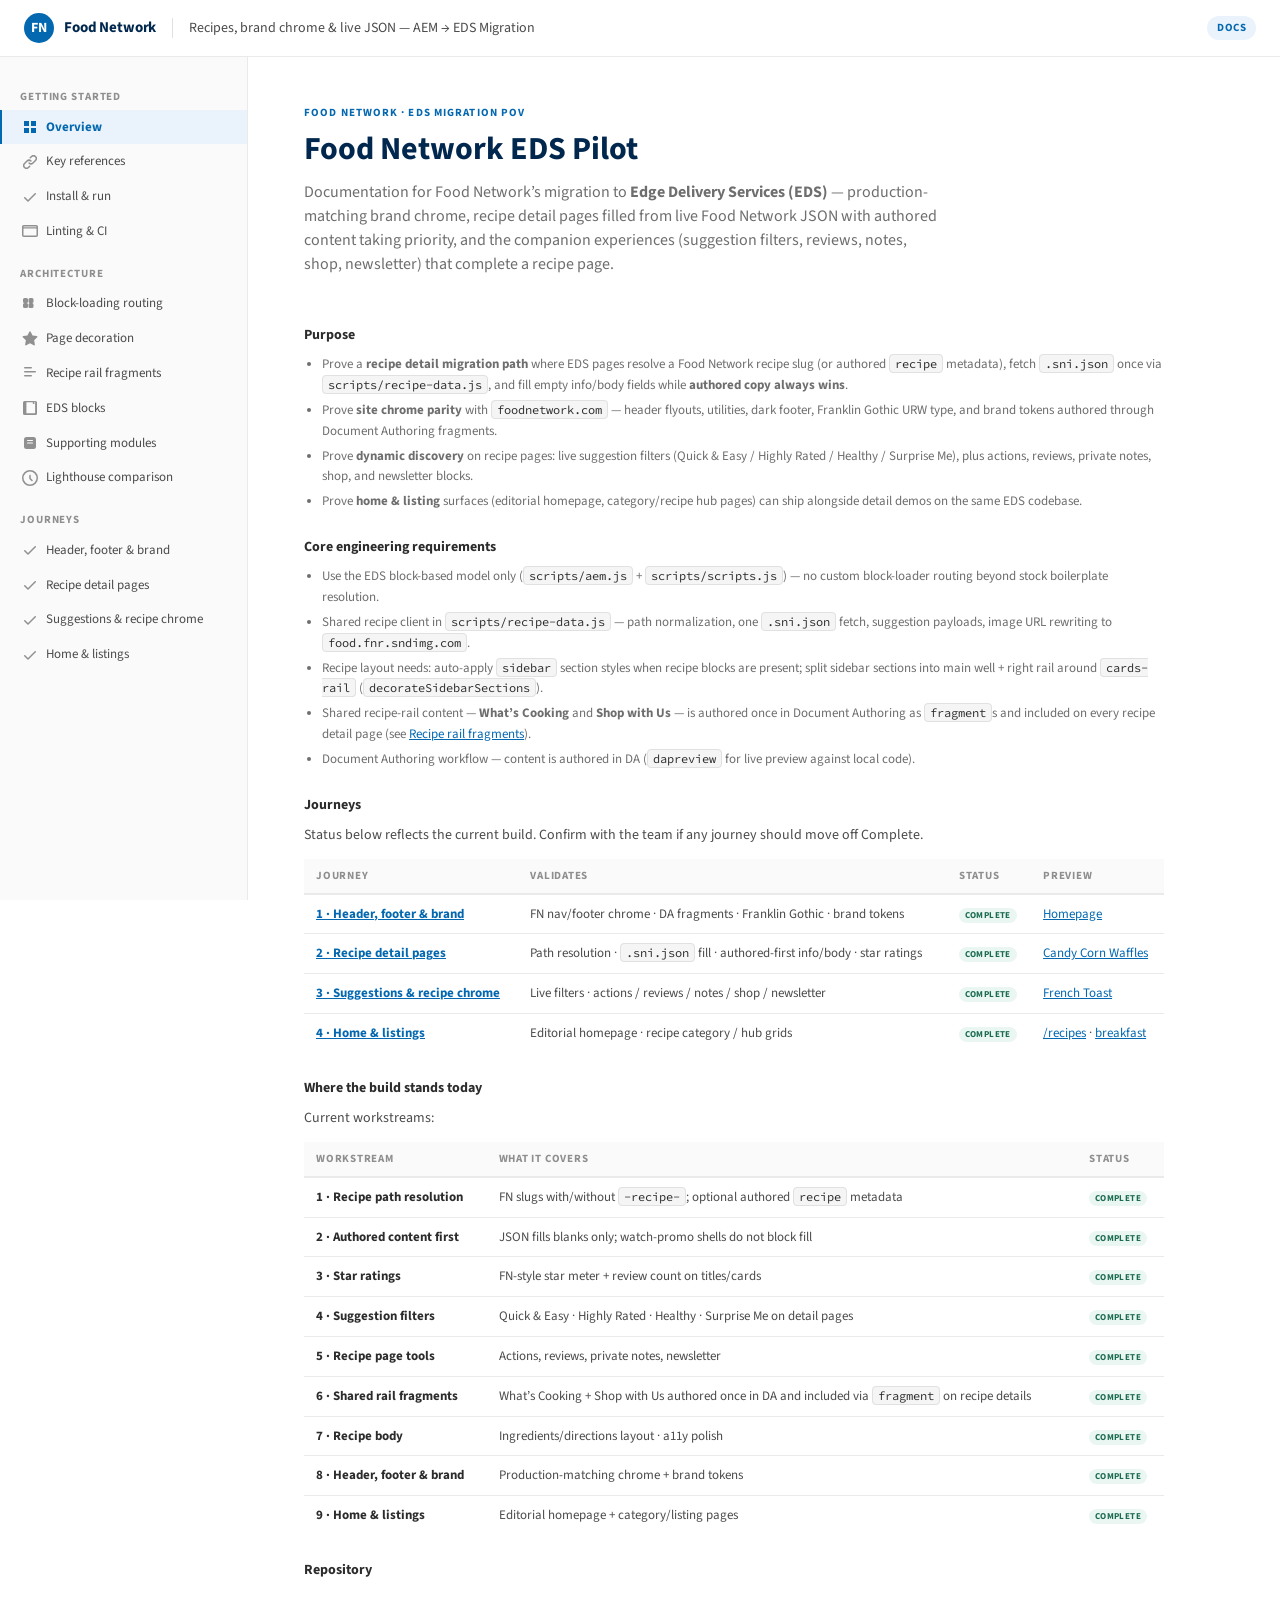
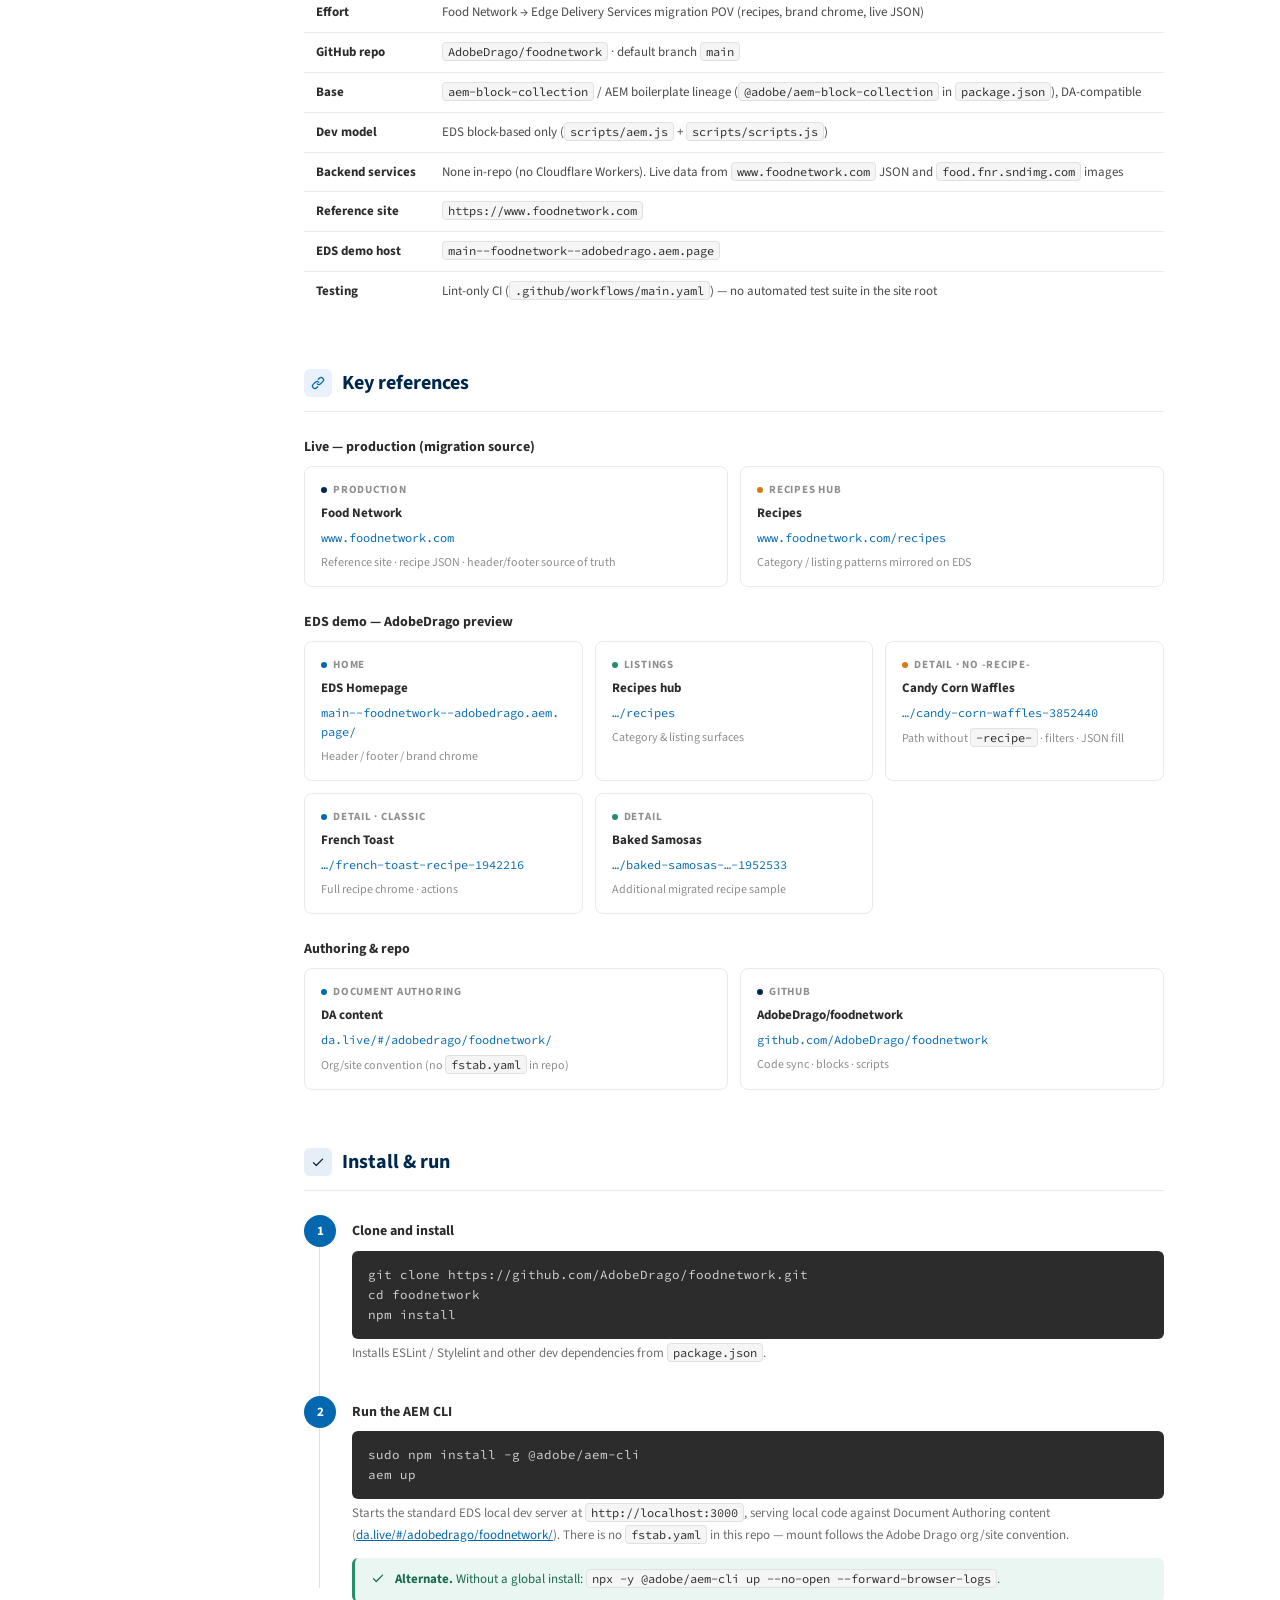
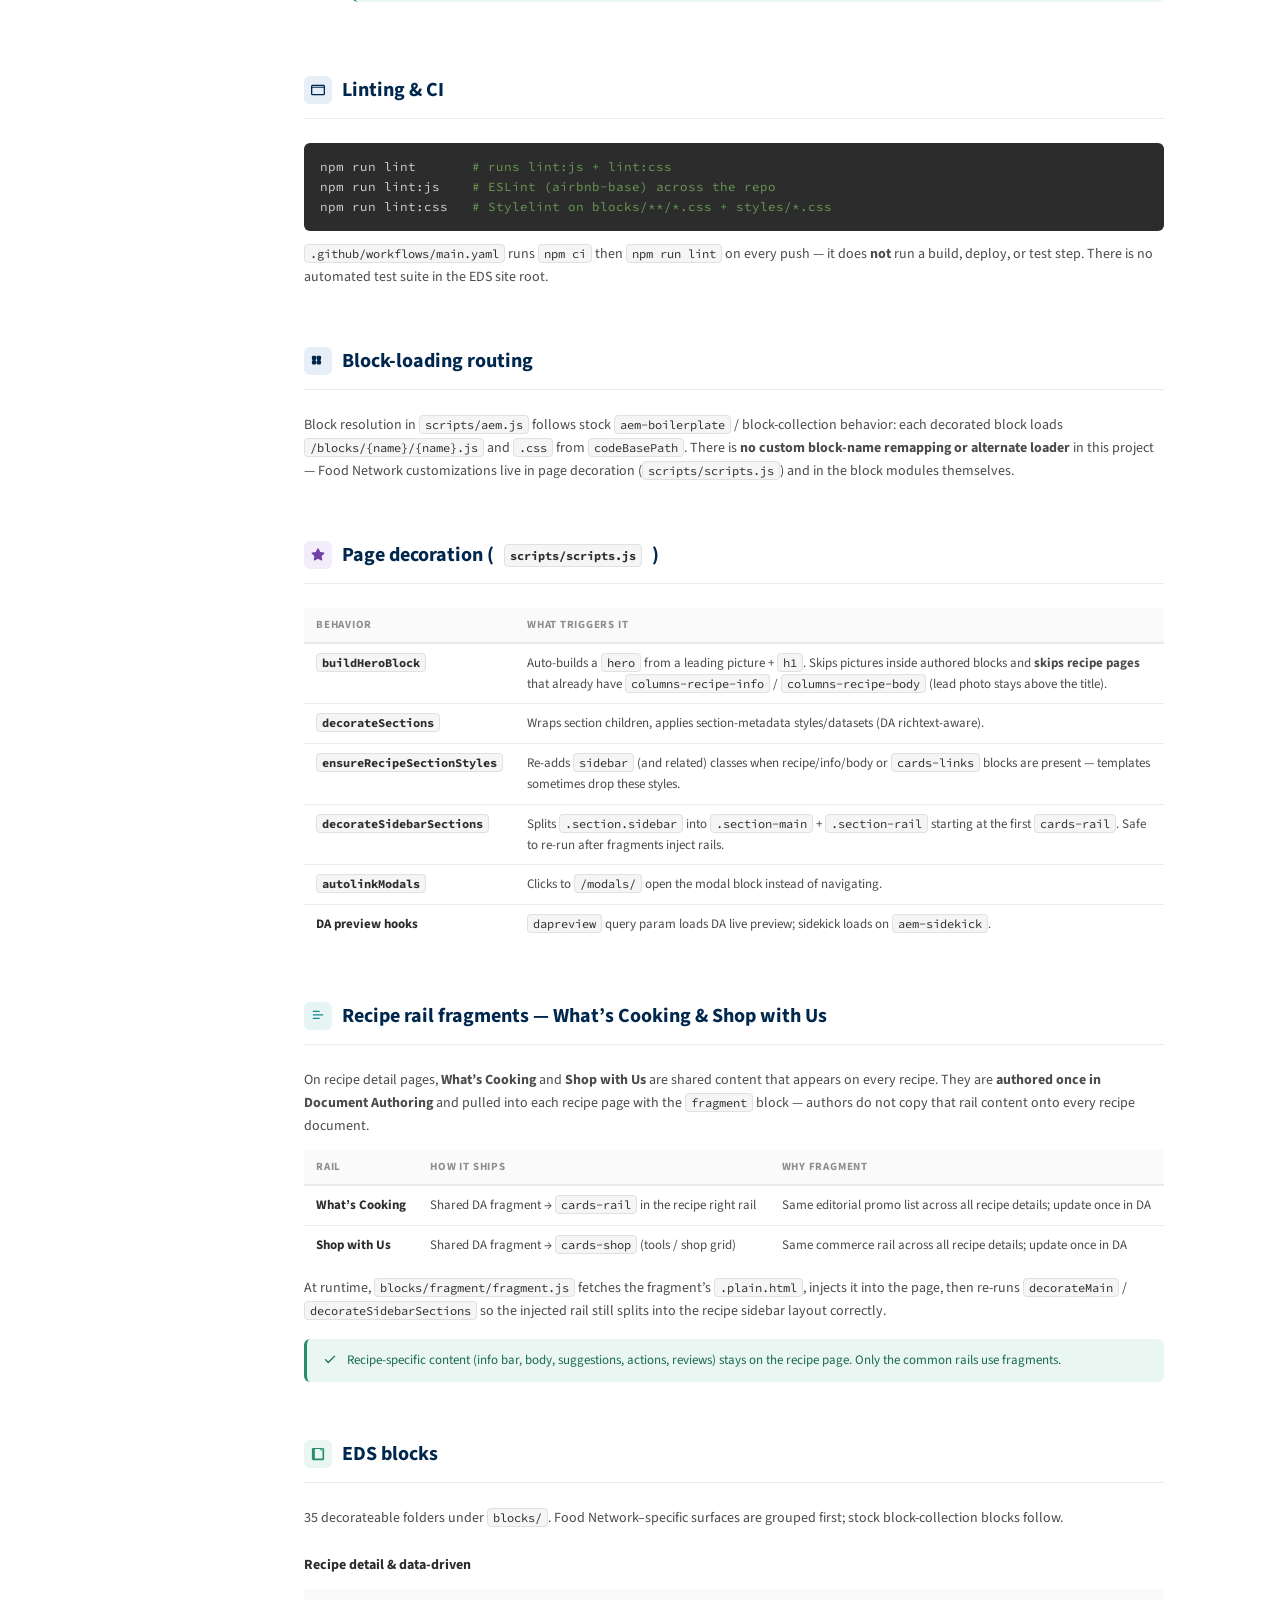
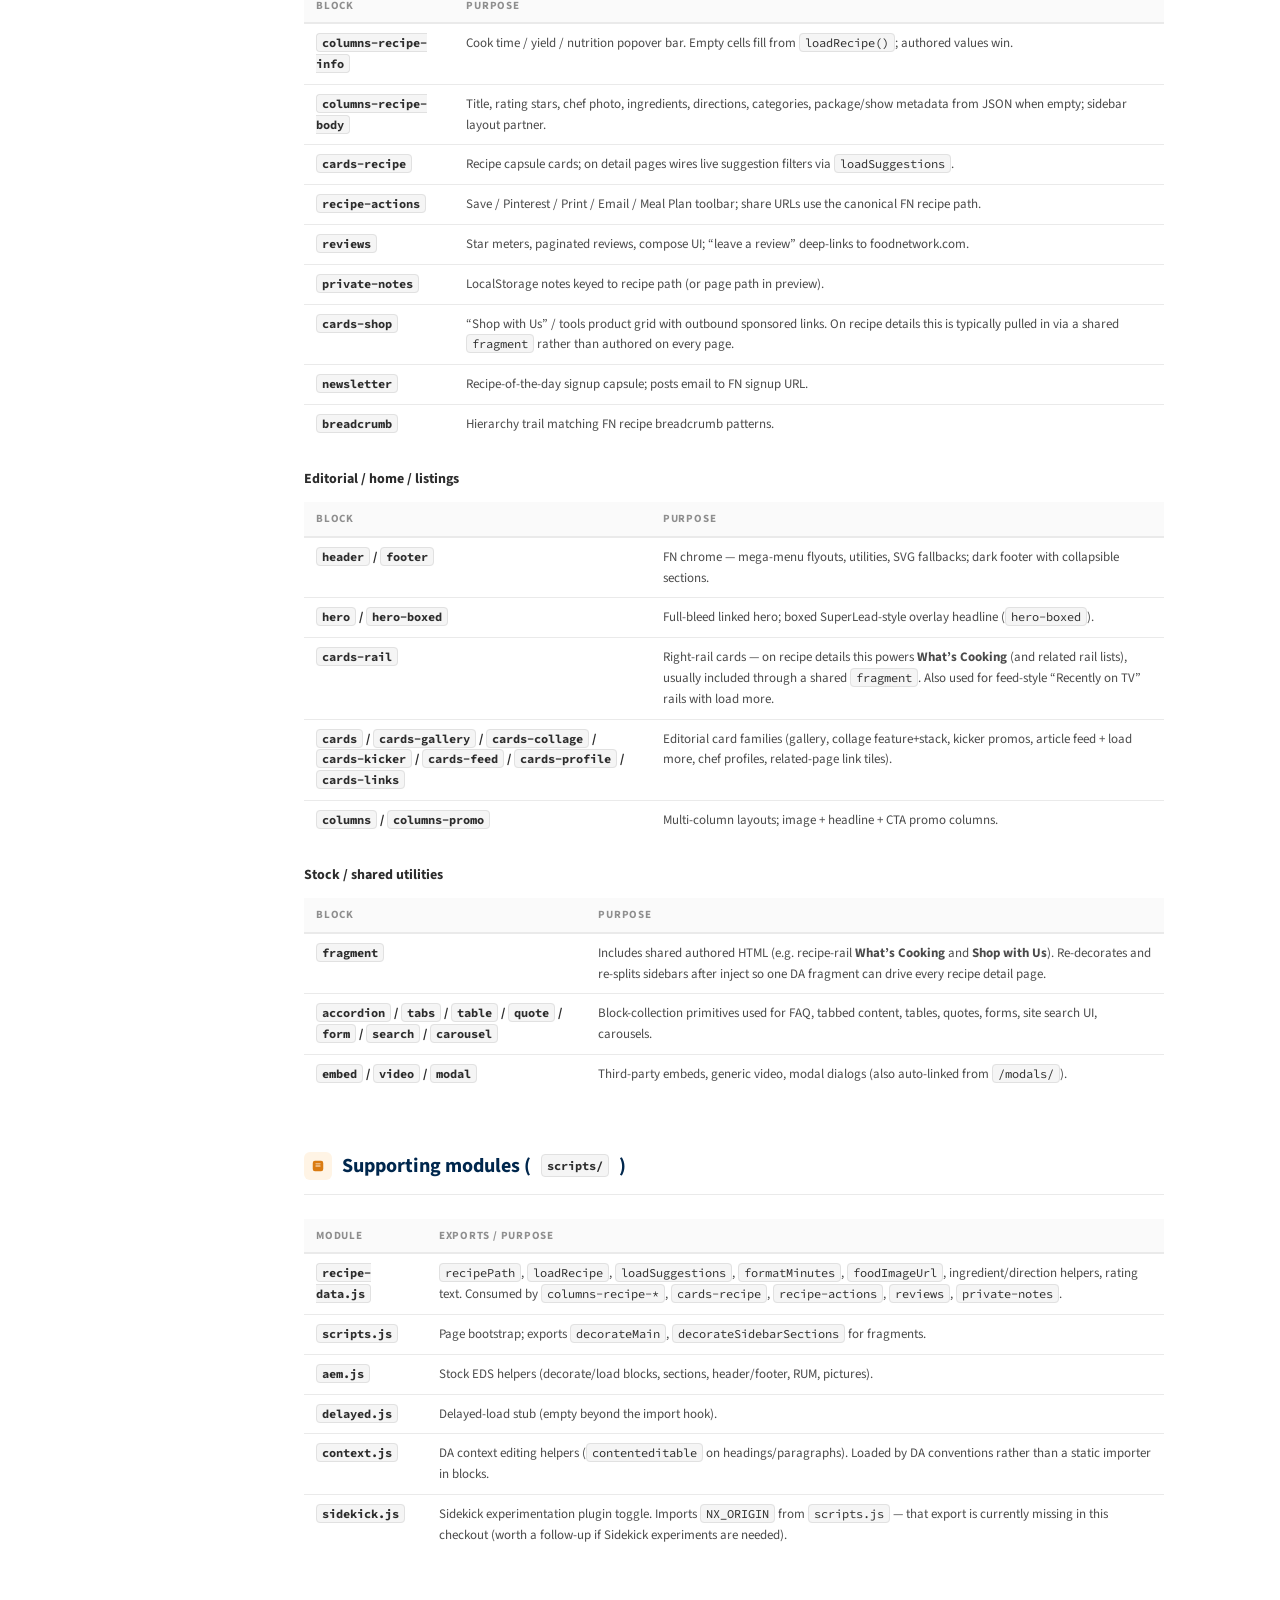
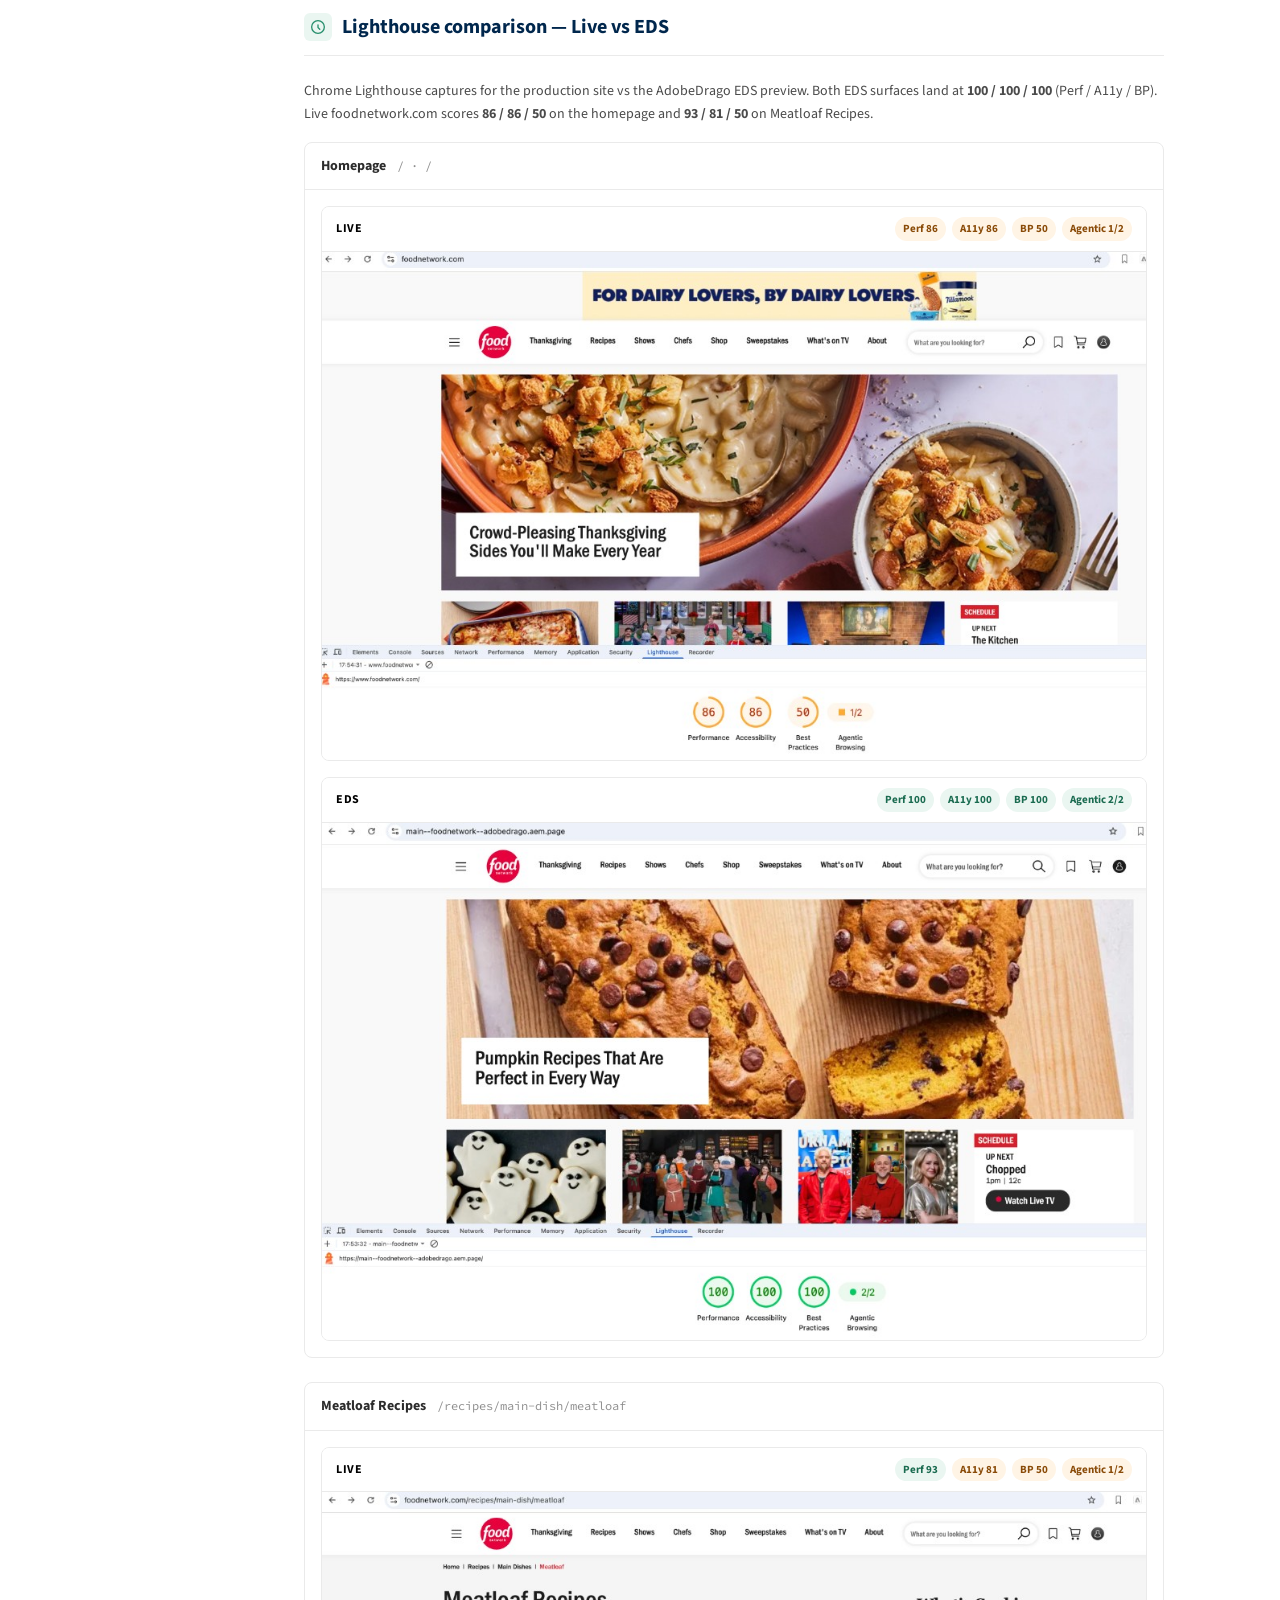
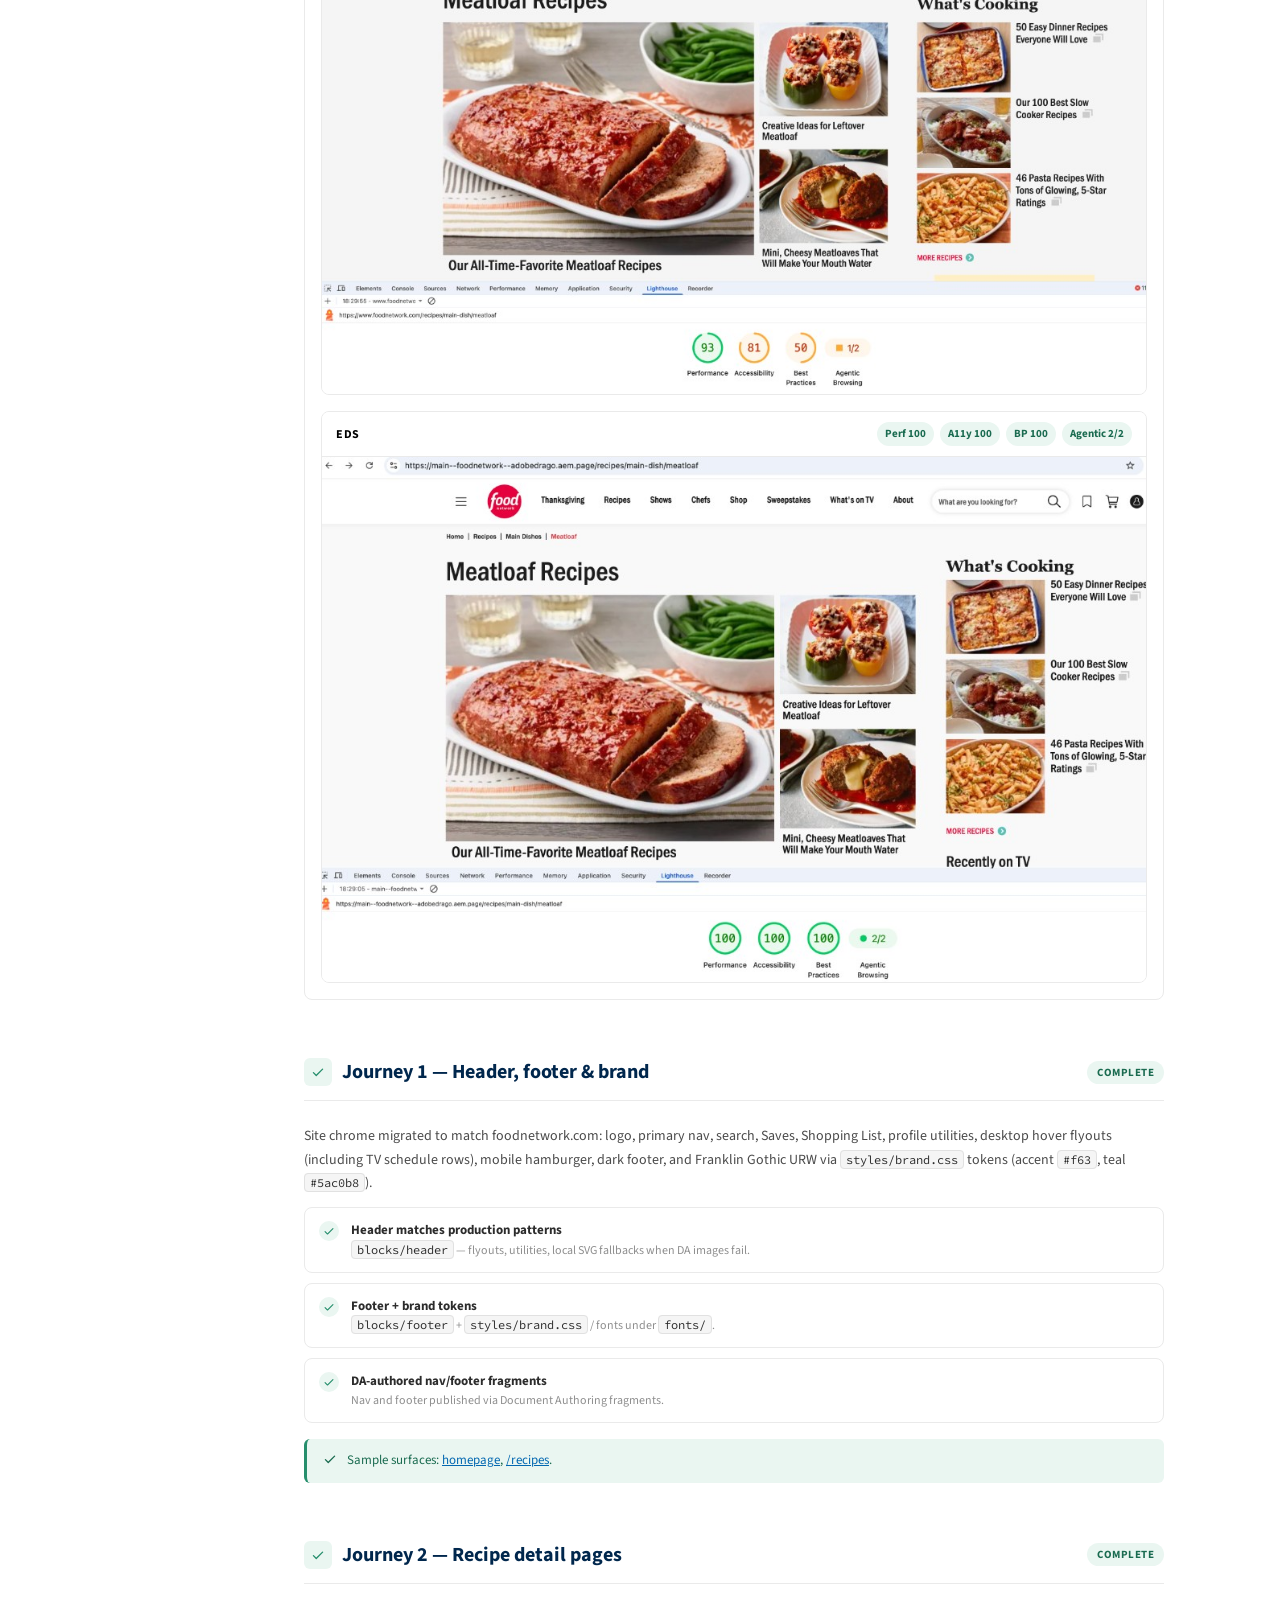
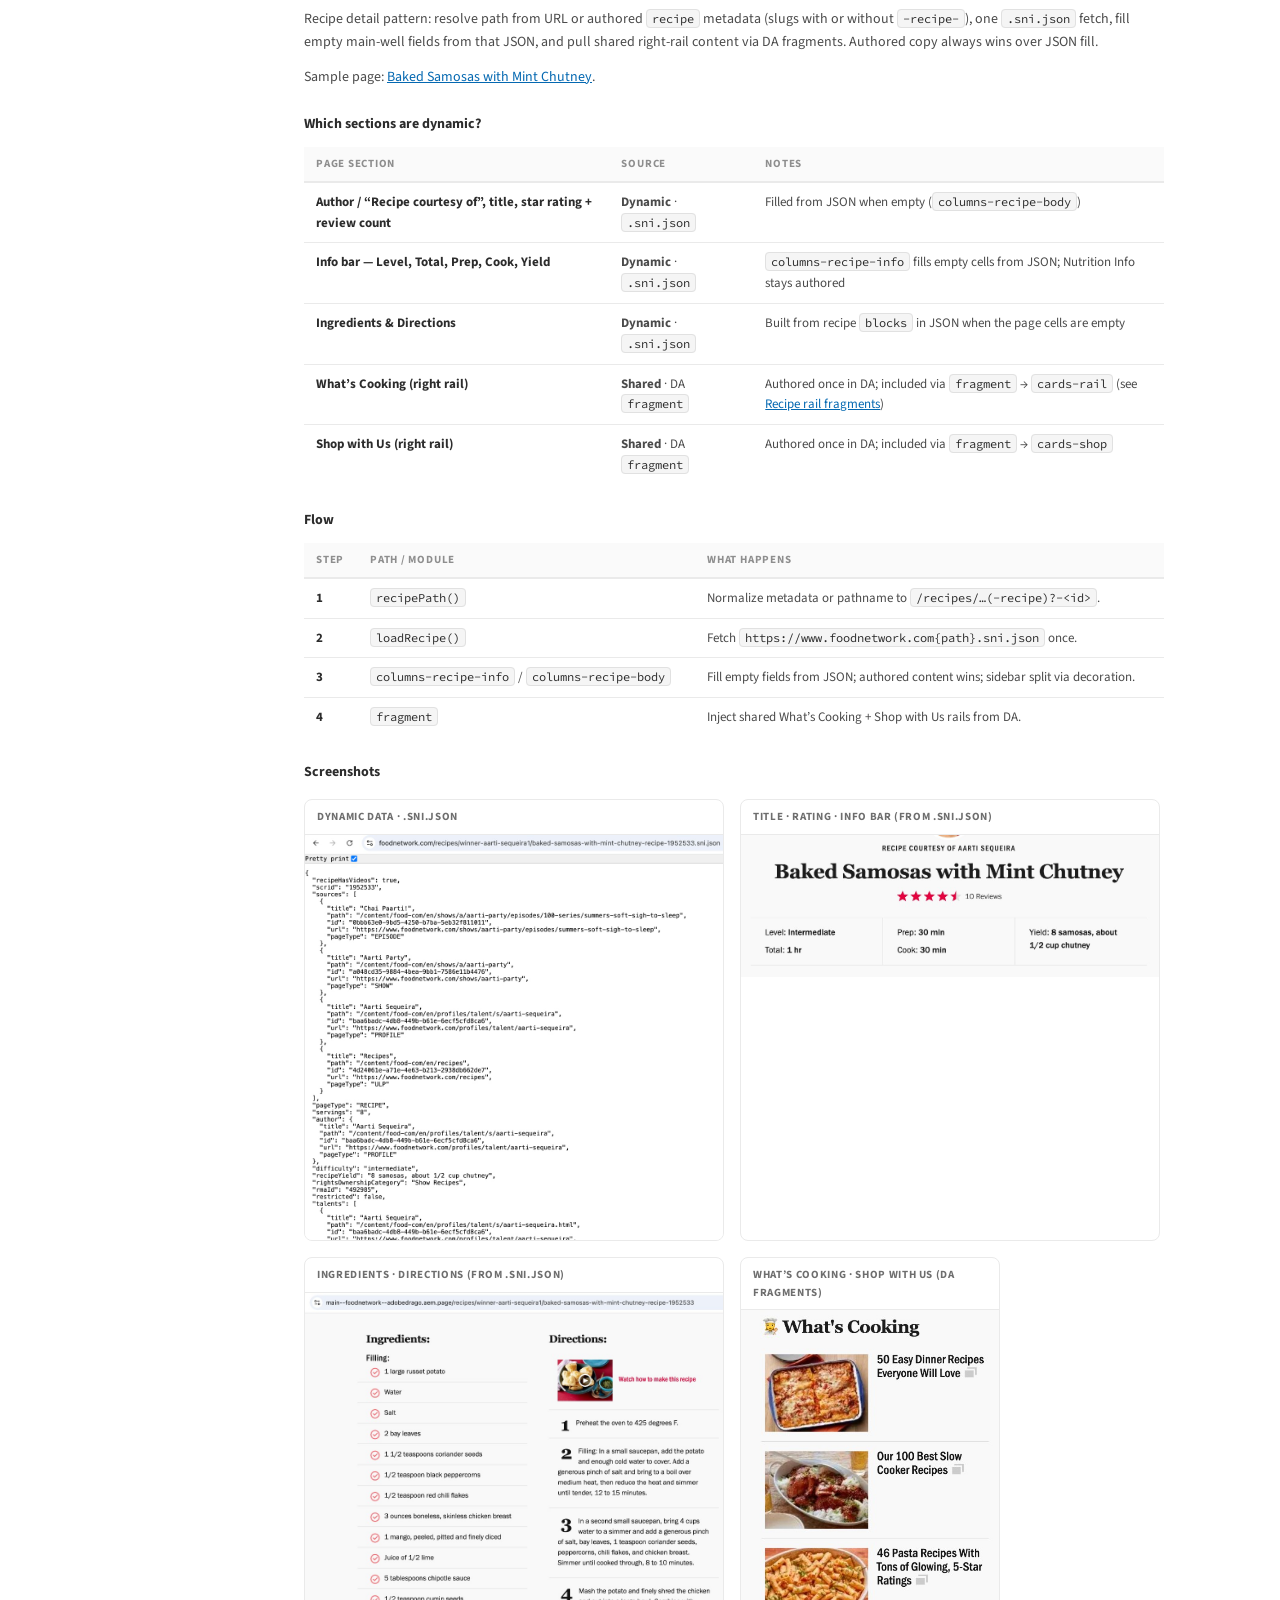
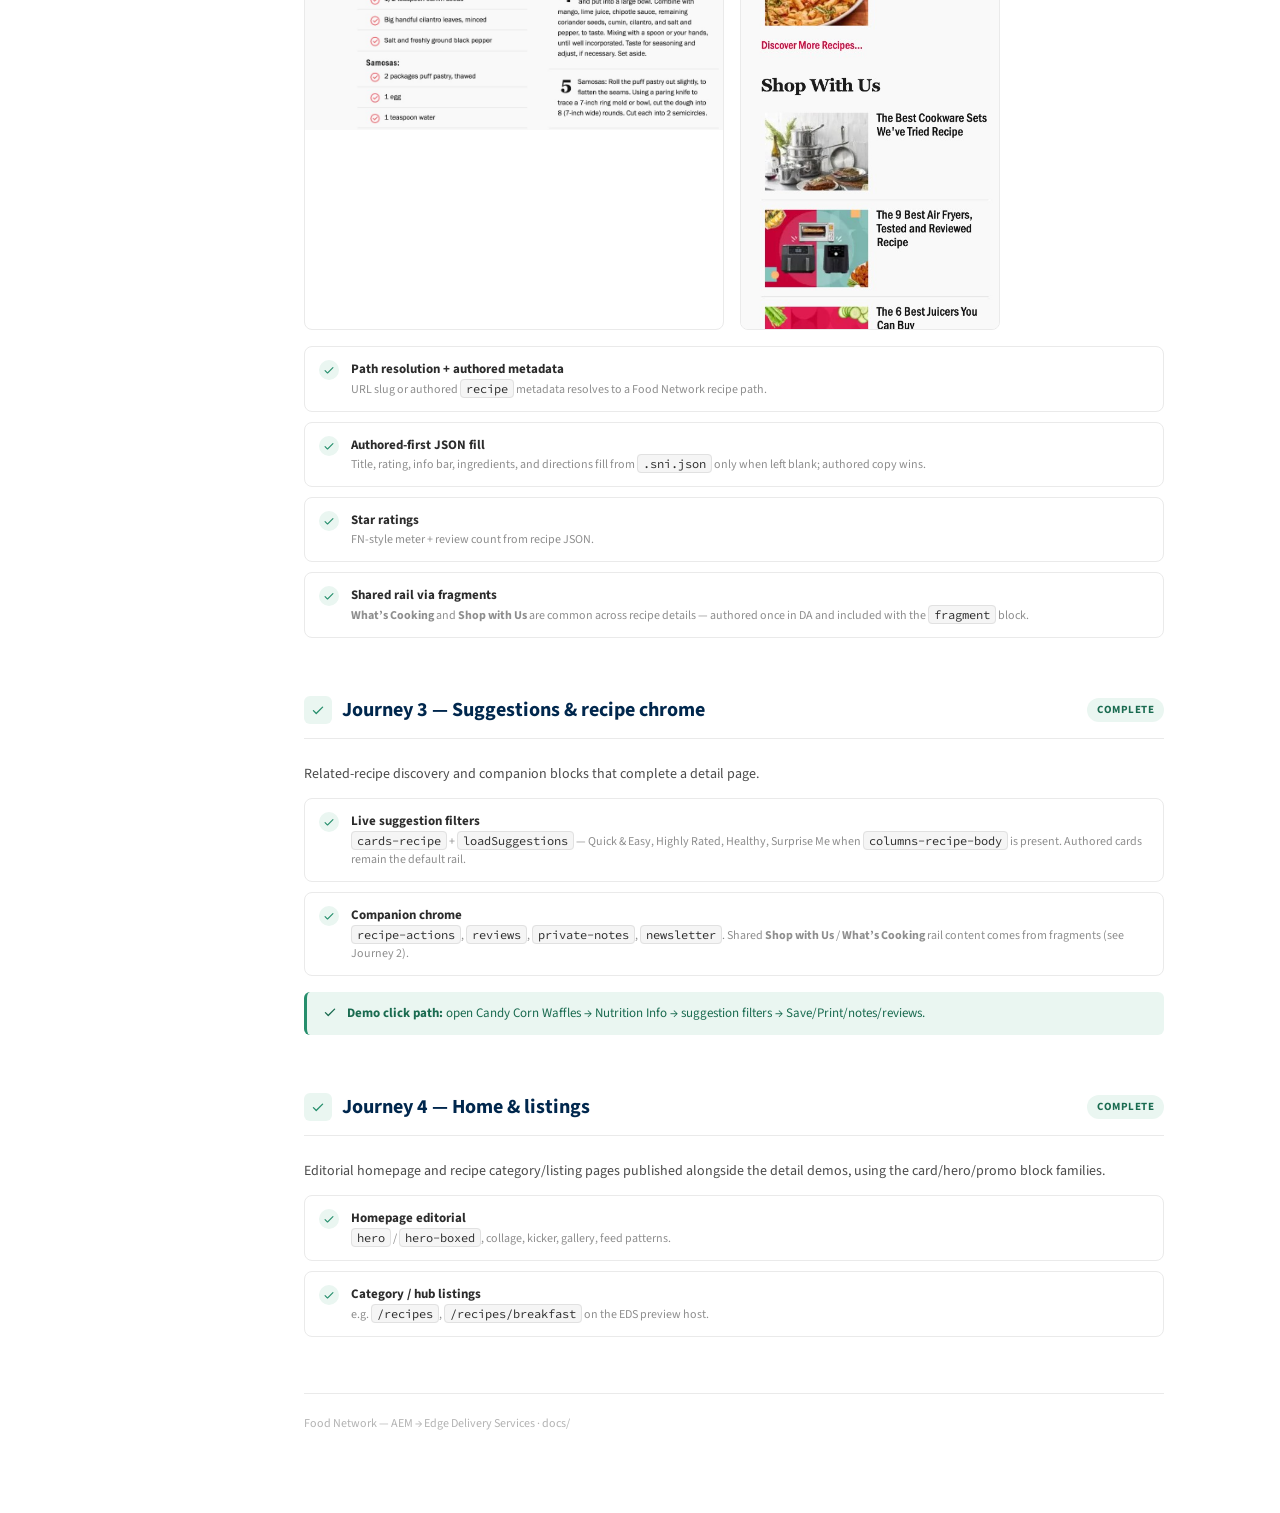
<file: docs/index.html>
<!DOCTYPE html>
<html lang="en">
<head>
<meta charset="UTF-8">
<meta name="viewport" content="width=device-width, initial-scale=1.0">
<title>Food Network — EDS Migration Docs</title>
<link rel="preconnect" href="https://fonts.googleapis.com">
<link rel="preconnect" href="https://fonts.gstatic.com" crossorigin>
<link href="https://fonts.googleapis.com/css2?family=Source+Sans+3:wght@300;400;600;700&family=Source+Code+Pro:wght@400;600&display=swap" rel="stylesheet">
<style>
  :root {
    /* Brand — swap these four for the project's own brand if it has one;
       otherwise leave the Adobe Drago default navy/blue below. */
    --brand-navy: #00274d;
    --brand-blue: #0468b1;
    --brand-blue-hover: #035185;
    --brand-text: #0d1c3d;
    --brand-grey-text: #677083;
    --brand-pale-blue: #eaf3fb;
    --accent: var(--brand-blue);

    --gray-50: #ffffff;
    --gray-75: #fafafa;
    --gray-100: #f5f5f5;
    --gray-200: #eaeaea;
    --gray-300: #e1e1e1;
    --gray-400: #cacaca;
    --gray-500: #b3b3b3;
    --gray-600: #8e8e8e;
    --gray-700: #6e6e6e;
    --gray-800: #4b4b4b;
    --gray-900: #2c2c2c;

    --font: 'Source Sans 3', ui-sans-serif, system-ui, -apple-system, sans-serif;
    --mono: 'Source Code Pro', 'Fira Mono', 'Courier New', monospace;
    --sidebar-width: 248px;
    --content-max: 860px;
    --header-h: 56px;
  }

  *, *::before, *::after { box-sizing: border-box; margin: 0; padding: 0; }

  html { scroll-behavior: smooth; }

  body {
    font-family: var(--font);
    font-size: 14px;
    line-height: 1.6;
    color: var(--gray-900);
    background: var(--gray-50);
    display: flex;
    flex-direction: column;
    min-height: 100vh;
  }

  /* ── TOP NAV ── */
  .topnav {
    position: fixed;
    top: 0; left: 0; right: 0;
    height: var(--header-h);
    background: #fff;
    display: flex;
    align-items: center;
    padding: 0 24px;
    gap: 16px;
    z-index: 100;
    box-shadow: 0 1px 0 var(--gray-200);
  }
  .topnav-logo {
    display: flex;
    align-items: center;
    gap: 10px;
    text-decoration: none;
    font-weight: 700;
    color: var(--brand-navy);
    font-size: 15px;
    letter-spacing: -0.01em;
  }
  .topnav-logo .mark {
    width: 30px; height: 30px;
    border-radius: 50%;
    background: var(--brand-blue);
    color: #fff;
    display: inline-flex;
    align-items: center;
    justify-content: center;
    font-weight: 700;
    font-size: 14px;
    flex-shrink: 0;
  }
  .topnav-divider { width: 1px; height: 20px; background: var(--gray-300); }
  .topnav-title {
    color: var(--gray-800);
    font-size: 14px;
    font-weight: 400;
    white-space: nowrap;
  }
  .topnav-badge {
    margin-left: auto;
    background: var(--brand-pale-blue);
    color: var(--brand-blue);
    font-size: 11px;
    padding: 3px 10px;
    border-radius: 12px;
    letter-spacing: 0.04em;
    font-weight: 700;
    text-transform: uppercase;
  }

  /* ── LAYOUT ── */
  .layout { display: flex; margin-top: var(--header-h); min-height: calc(100vh - var(--header-h)); }

  /* ── SIDEBAR ── */
  .sidebar {
    width: var(--sidebar-width);
    flex-shrink: 0;
    position: sticky;
    top: var(--header-h);
    height: calc(100vh - var(--header-h));
    overflow-y: auto;
    border-right: 1px solid var(--gray-200);
    background: var(--gray-75);
    padding: 24px 0 40px;
  }
  .sidebar-section { margin-bottom: 8px; }
  .sidebar-label {
    font-size: 11px;
    font-weight: 700;
    text-transform: uppercase;
    letter-spacing: 0.08em;
    color: var(--gray-600);
    padding: 8px 20px 4px;
    display: flex;
    align-items: center;
    gap: 6px;
  }
  .sidebar-link {
    display: flex;
    align-items: center;
    gap: 8px;
    padding: 7px 20px;
    font-size: 13px;
    color: var(--gray-800);
    text-decoration: none;
    border-left: 2px solid transparent;
    transition: background 0.1s, color 0.1s, border-color 0.1s;
  }
  .sidebar-link:hover { background: var(--gray-200); color: var(--gray-900); }
  .sidebar-link.active {
    background: var(--brand-pale-blue);
    color: var(--brand-blue);
    border-left-color: var(--brand-blue);
    font-weight: 700;
  }
  .sidebar-link .icon { width: 16px; height: 16px; opacity: 0.6; flex-shrink: 0; }
  .sidebar-link.active .icon { opacity: 1; }

  /* ── MAIN ── */
  .main { flex: 1; min-width: 0; padding: 48px 56px 80px; }
  .main-inner { max-width: var(--content-max); }

  /* ── PAGE HERO ── */
  .page-hero {
    scroll-margin-top: var(--header-h);
    margin-bottom: 48px;
  }
  .page-hero-eyebrow {
    font-size: 11px;
    font-weight: 700;
    text-transform: uppercase;
    letter-spacing: 0.1em;
    color: var(--brand-blue);
    margin-bottom: 8px;
  }
  .page-hero h1 {
    font-size: 32px;
    font-weight: 700;
    color: var(--brand-navy);
    line-height: 1.2;
    margin-bottom: 12px;
  }
  .page-hero-sub { font-size: 16px; color: var(--gray-700); max-width: 640px; line-height: 1.5; }

  /* ── SECTIONS ── */
  .doc-section { margin-bottom: 56px; scroll-margin-top: calc(var(--header-h) + 24px); }
  .doc-section h2 {
    font-size: 20px;
    font-weight: 700;
    color: var(--brand-navy);
    margin-bottom: 4px;
    display: flex;
    align-items: center;
    gap: 10px;
    width: 100%;
  }
  .section-rule { height: 1px; background: var(--gray-200); margin: 12px 0 24px; }
  .doc-section h3 { font-size: 14px; font-weight: 700; color: var(--gray-900); margin: 24px 0 8px; }
  .doc-section p { font-size: 14px; color: var(--gray-800); margin-bottom: 12px; line-height: 1.65; }

  /* ── SECTION ICON BADGE ── */
  .section-icon {
    width: 28px; height: 28px;
    border-radius: 6px;
    display: inline-flex;
    align-items: center;
    justify-content: center;
    flex-shrink: 0;
  }
  .icon-blue   { background: #e9f1fc; color: var(--brand-blue); }
  .icon-navy   { background: #e6eef7; color: var(--brand-navy); }
  .icon-green  { background: #eaf6f1; color: #268e6c; }
  .icon-purple { background: #f3edfb; color: #7240ab; }
  .icon-seafoam{ background: #e6f4f4; color: #16878c; }
  .icon-orange { background: #fff4e5; color: #da7b11; }

  /* ── URL CARDS ── */
  .url-grid {
    display: grid;
    grid-template-columns: repeat(auto-fit, minmax(260px, 1fr));
    gap: 12px;
    margin-bottom: 16px;
  }
  .url-card {
    background: var(--gray-50);
    border: 1px solid var(--gray-200);
    border-radius: 8px;
    padding: 14px 16px;
    text-decoration: none;
    color: inherit;
    display: flex;
    flex-direction: column;
    gap: 4px;
    transition: border-color 0.15s, box-shadow 0.15s;
  }
  .url-card:hover { border-color: var(--brand-blue); box-shadow: 0 0 0 1px var(--brand-blue); }
  .url-card-label {
    font-size: 11px;
    font-weight: 700;
    text-transform: uppercase;
    letter-spacing: 0.07em;
    color: var(--gray-600);
    display: flex;
    align-items: center;
    gap: 6px;
  }
  .url-card-label .dot { width: 6px; height: 6px; border-radius: 50%; flex-shrink: 0; }
  .dot-blue   { background: var(--brand-blue); }
  .dot-navy   { background: var(--brand-navy); }
  .dot-green  { background: #268e6c; }
  .dot-orange { background: #da7b11; }
  .url-card-title { font-size: 13px; font-weight: 700; color: var(--gray-900); }
  .url-card-url { font-size: 12px; font-family: var(--mono); color: var(--brand-blue); word-break: break-all; }
  .url-card-desc { font-size: 12px; color: var(--gray-600); margin-top: 2px; }

  /* ── STEPS ── */
  .steps { counter-reset: step; list-style: none; display: flex; flex-direction: column; gap: 0; position: relative; }
  .steps::before {
    content: '';
    position: absolute;
    left: 15px; top: 30px; bottom: 30px;
    width: 1px;
    background: var(--gray-300);
  }
  .step { display: flex; gap: 16px; padding-bottom: 24px; position: relative; }
  .step:last-child { padding-bottom: 0; }
  .step-num {
    counter-increment: step;
    width: 32px; height: 32px;
    border-radius: 50%;
    background: var(--brand-blue);
    color: #fff;
    font-size: 13px;
    font-weight: 700;
    display: flex;
    align-items: center;
    justify-content: center;
    flex-shrink: 0;
    position: relative;
    z-index: 1;
  }
  .step-num::after { content: counter(step); }
  .step-body { padding-top: 5px; flex: 1; }
  .step-title { font-size: 14px; font-weight: 700; color: var(--gray-900); margin-bottom: 6px; }
  .step-body p { font-size: 13px; color: var(--gray-700); margin-bottom: 8px; }

  /* ── CODE BLOCKS ── */
  .code-block {
    background: var(--gray-900);
    color: #d4d4d4;
    border-radius: 6px;
    padding: 14px 16px;
    font-family: var(--mono);
    font-size: 12.5px;
    line-height: 1.6;
    overflow-x: auto;
    margin: 8px 0 4px;
    white-space: pre;
  }
  .code-block .cmt  { color: #6a9955; }
  .code-block .str  { color: #ce9178; }
  .code-block .kw   { color: #569cd6; }
  .code-block .var  { color: #9cdcfe; }
  .code-inline {
    font-family: var(--mono);
    font-size: 12px;
    background: var(--gray-100);
    border: 1px solid var(--gray-300);
    color: var(--gray-900);
    padding: 1px 5px;
    border-radius: 4px;
  }

  /* ── NOTICES ── */
  .notice {
    border-radius: 6px;
    padding: 12px 16px;
    margin: 16px 0;
    font-size: 13px;
    display: flex;
    gap: 10px;
    align-items: flex-start;
    line-height: 1.5;
  }
  .notice-icon { flex-shrink: 0; margin-top: 1px; }
  .notice.info     { background: #e9f1fc; color: #0d51b5; border-left: 3px solid var(--brand-blue); }
  .notice.tip      { background: #eaf6f1; color: #1a6b50; border-left: 3px solid #268e6c; }
  .notice.warning  { background: #fff4e5; color: #8a4b08; border-left: 3px solid #da7b11; }
  /* .todo is NOT part of the original DRiV template — added by this skill
     to flag skipped/placeholder content distinctly from a normal warning. */
  .notice.todo {
    background: repeating-linear-gradient(45deg, #fff8ec, #fff8ec 10px, #fdf1d8 10px, #fdf1d8 20px);
    color: #8a4b08;
    border: 1px dashed #da7b11;
    border-left: 3px dashed #da7b11;
  }
  .notice.todo strong { text-transform: uppercase; letter-spacing: 0.04em; font-size: 11px; }

  /* ── SPEC TABLE ── */
  .spec-table { width: 100%; border-collapse: collapse; font-size: 13px; margin: 12px 0; }
  .spec-table th {
    text-align: left;
    font-size: 11px;
    font-weight: 700;
    text-transform: uppercase;
    letter-spacing: 0.07em;
    color: var(--gray-600);
    padding: 8px 12px;
    border-bottom: 2px solid var(--gray-200);
    background: var(--gray-75);
  }
  .spec-table td { padding: 9px 12px; border-bottom: 1px solid var(--gray-200); color: var(--gray-800); vertical-align: top; }
  .spec-table tr:last-child td { border-bottom: none; }
  .spec-table td:first-child { font-weight: 700; color: var(--gray-900); }
  .spec-table.blocks-matrix td:first-child {
    font-weight: 700;
    color: var(--gray-900);
    font-family: var(--mono);
    font-size: 12px;
  }
  .spec-table.blocks-matrix td:nth-child(2),
  .spec-table.blocks-matrix td:nth-child(3) {
    text-align: center;
    font-family: inherit;
    font-size: 16px;
    font-weight: 700;
  }
  .spec-table.blocks-matrix .mark-yes { color: #268e6c; }
  .spec-table.blocks-matrix .mark-no { color: #c0392b; }
  .spec-table.blocks-matrix td:last-child {
    font-weight: 400;
    color: var(--gray-800);
    font-family: inherit;
    font-size: 13px;
  }

  /* ── PROJECT SWITCHER (only needed when the doc covers >1 project) ── */
  .sidebar-project {
    display: flex;
    align-items: center;
    gap: 8px;
    padding: 8px 20px;
    font-size: 13px;
    font-weight: 700;
    color: var(--gray-800);
    text-decoration: none;
    border-left: 2px solid transparent;
    transition: background 0.1s, color 0.1s, border-color 0.1s;
  }
  .sidebar-project:hover { background: var(--gray-200); color: var(--gray-900); }
  .sidebar-project.active {
    background: var(--brand-pale-blue);
    color: var(--brand-blue);
    border-left-color: var(--brand-blue);
  }
  .project-divider {
    scroll-margin-top: calc(var(--header-h) + 24px);
    margin: 56px 0 32px;
    padding: 20px 0 0;
    border-top: 2px solid var(--gray-200);
  }
  .project-divider:first-of-type { margin-top: 0; padding-top: 0; border-top: none; }
  .project-divider-eyebrow {
    font-size: 11px;
    font-weight: 700;
    text-transform: uppercase;
    letter-spacing: 0.1em;
    color: var(--brand-blue);
    margin-bottom: 6px;
  }
  .project-divider h2 {
    font-size: 24px;
    font-weight: 700;
    color: var(--brand-navy);
    margin-bottom: 8px;
  }
  .project-divider p {
    font-size: 14px;
    color: var(--gray-700);
    max-width: 640px;
    line-height: 1.5;
    margin-bottom: 0;
  }

  /* ── STATUS BADGE / SIDEBAR PILL ── */
  .nav-status {
    font-size: 9px;
    font-weight: 700;
    letter-spacing: 0.04em;
    padding: 1px 6px;
    border-radius: 8px;
    text-transform: uppercase;
  }
  .ns-gap      { background: #fff4e5; color: #8a4b08; }
  .ns-progress { background: #fff4e5; color: #8a4b08; }
  .ns-planned  { background: var(--gray-200); color: var(--gray-600); }
  .ns-done     { background: #eaf6f1; color: #1a6b50; }

  .status-badge {
    margin-left: auto;
    font-size: 11px;
    font-weight: 700;
    letter-spacing: 0.04em;
    padding: 3px 10px;
    border-radius: 12px;
    text-transform: uppercase;
  }
  .sb-warn     { background: #fff4e5; color: #8a4b08; }
  .sb-progress { background: #fff4e5; color: #8a4b08; }
  .sb-planned  { background: var(--gray-100); color: var(--gray-600); }
  .sb-ok,
  .sb-done     { background: #eaf6f1; color: #1a6b50; }

  .req-list { margin: 8px 0 0 18px; font-size: 13px; color: var(--gray-700); }
  .req-list li { margin-bottom: 4px; }

  /* ── PROGRESS CHECKLIST ── */
  .checklist { list-style: none; display: flex; flex-direction: column; gap: 10px; margin: 4px 0; }
  .check-item {
    display: flex;
    gap: 12px;
    align-items: flex-start;
    padding: 12px 14px;
    border: 1px solid var(--gray-200);
    border-radius: 8px;
    background: var(--gray-50);
  }
  .check-mark {
    width: 20px; height: 20px;
    border-radius: 50%;
    flex-shrink: 0;
    display: inline-flex;
    align-items: center;
    justify-content: center;
    margin-top: 1px;
  }
  .check-mark svg { width: 12px; height: 12px; }
  .cm-done    { background: #eaf6f1; color: #268e6c; }
  .cm-partial { background: #fff4e5; color: #da7b11; }
  .cm-todo    { background: var(--gray-100); color: var(--gray-500); }
  .check-body { flex: 1; }
  .check-title { font-weight: 700; font-size: 13px; color: var(--gray-900); }
  .check-note  { font-size: 12px; color: var(--gray-600); line-height: 1.5; }

  /* ── LIGHTHOUSE COMPARISON ── */
  .lh-compare { display: flex; flex-direction: column; gap: 24px; margin: 16px 0; }
  .lh-compare-page {
    border: 1px solid var(--gray-200);
    border-radius: 8px;
    background: var(--gray-50);
    overflow: hidden;
  }
  .lh-compare-page-title {
    padding: 12px 16px;
    border-bottom: 1px solid var(--gray-200);
    font-size: 14px;
    font-weight: 700;
    color: var(--gray-900);
  }
  .lh-compare-page-title span {
    font-size: 12px;
    font-weight: 400;
    font-family: var(--mono);
    color: var(--gray-600);
    margin-left: 8px;
  }
  .lh-compare-cols {
    display: flex;
    flex-direction: column;
    gap: 16px;
    padding: 16px;
  }
  .lh-compare-side {
    display: flex;
    flex-direction: column;
    min-width: 0;
    border: 1px solid var(--gray-200);
    border-radius: 8px;
    overflow: hidden;
    background: #fff;
  }
  .lh-compare-side + .lh-compare-side {
    border-top: 1px solid var(--gray-200);
  }
  .lh-compare-side-header {
    padding: 10px 14px;
    display: flex;
    flex-wrap: wrap;
    align-items: center;
    gap: 8px;
    border-bottom: 1px solid var(--gray-200);
    background: #fff;
  }
  .lh-compare-label {
    font-size: 12px;
    font-weight: 700;
    text-transform: uppercase;
    letter-spacing: 0.06em;
    color: #000;
  }
  .lh-scores {
    display: flex;
    flex-wrap: wrap;
    gap: 6px;
    margin-left: auto;
  }
  .lh-score {
    font-size: 11px;
    font-weight: 700;
    padding: 3px 8px;
    border-radius: 999px;
  }
  .lh-score-good { background: #eaf6f1; color: #1a6b50; }
  .lh-score-ok   { background: #fff4e5; color: #8a4b08; }
  .lh-score-bad  { background: #fdecea; color: #a1281c; }
  .lh-compare-side img {
    display: block;
    width: 100%;
    height: auto;
  }
  /* Compact inline screenshots (journey captures, rail crops) */
  .doc-shots {
    display: flex;
    flex-wrap: wrap;
    gap: 16px;
    margin: 16px 0;
  }
  .doc-shot {
    border: 1px solid var(--gray-200);
    border-radius: 8px;
    overflow: hidden;
    background: #fff;
    max-width: 320px;
  }
  .doc-shot.doc-shot-wide { max-width: 420px; }
  .doc-shot.doc-shot-rail { max-width: 260px; }
  .doc-shot-header {
    padding: 8px 12px;
    border-bottom: 1px solid var(--gray-200);
    font-size: 11px;
    font-weight: 700;
    text-transform: uppercase;
    letter-spacing: 0.06em;
    color: var(--gray-700);
  }
  .doc-shot img {
    display: block;
    width: 100%;
    height: auto;
  }

  /* ── FOOTER ── */
  .doc-footer {
    border-top: 1px solid var(--gray-200);
    margin-top: 40px;
    padding-top: 20px;
    font-size: 12px;
    color: var(--gray-500);
    display: flex;
    align-items: center;
    gap: 8px;
    flex-wrap: wrap;
  }

  @media (max-width: 768px) {
    .sidebar { display: none; }
    .main { padding: 24px 20px 60px; }
    .page-hero h1 { font-size: 24px; }
    .url-grid { grid-template-columns: 1fr; }
  }
</style>
</head><body>

<!-- TOP NAV -->
<nav class="topnav">
  <a class="topnav-logo" href="#overview">
    <span class="mark">FN</span>
    Food Network
  </a>
  <div class="topnav-divider"></div>
  <span class="topnav-title">Recipes, brand chrome &amp; live JSON — AEM → EDS Migration</span>
  <span class="topnav-badge">Docs</span>
</nav>

<!-- LAYOUT -->
<div class="layout">

  <nav class="sidebar" aria-label="Page navigation">

    <div class="sidebar-section">
      <div class="sidebar-label">Getting Started</div>
      <a class="sidebar-link" href="#overview">
        <svg class="icon" viewBox="0 0 16 16" fill="currentColor"><path d="M2 2h5v5H2zm7 0h5v5H9zM2 9h5v5H2zm7 0h5v5H9z"/></svg>
        Overview
      </a>
      <a class="sidebar-link" href="#references">
        <svg class="icon" viewBox="0 0 16 16" fill="currentColor"><path d="M7.775 3.275a.75.75 0 001.06 1.06l1.25-1.25a2 2 0 112.83 2.83l-2.5 2.5a2 2 0 01-2.83 0 .75.75 0 00-1.06 1.06 3.5 3.5 0 004.95 0l2.5-2.5a3.5 3.5 0 00-4.95-4.95l-1.25 1.25zm-4.69 9.64a2 2 0 010-2.83l2.5-2.5a2 2 0 012.83 0 .75.75 0 001.06-1.06 3.5 3.5 0 00-4.95 0l-2.5 2.5a3.5 3.5 0 004.95 4.95l1.25-1.25a.75.75 0 00-1.06-1.06l-1.25 1.25a2 2 0 01-2.83 0z"/></svg>
        Key references
      </a>
      <a class="sidebar-link" href="#setup">
        <svg class="icon" viewBox="0 0 16 16" fill="currentColor"><path d="M13.78 4.22a.75.75 0 010 1.06l-7.25 7.25a.75.75 0 01-1.06 0L2.22 9.28a.75.75 0 011.06-1.06l2.72 2.72 6.72-6.72a.75.75 0 011.06 0z"/></svg>
        Install &amp; run
      </a>
      <a class="sidebar-link" href="#linting">
        <svg class="icon" viewBox="0 0 16 16" fill="currentColor"><path d="M0 3.75C0 2.784.784 2 1.75 2h12.5c.966 0 1.75.784 1.75 1.75v8.5A1.75 1.75 0 0114.25 14H1.75A1.75 1.75 0 010 12.25v-8.5zm1.75-.25a.25.25 0 00-.25.25v.5h13v-.5a.25.25 0 00-.25-.25H1.75zM1.5 5.5v6.75c0 .138.112.25.25.25h12.5a.25.25 0 00.25-.25V5.5h-13z"/></svg>
        Linting &amp; CI
      </a>
    </div>

    <div class="sidebar-section">
      <div class="sidebar-label">Architecture</div>
      <a class="sidebar-link" href="#block-routing">
        <svg class="icon" viewBox="0 0 16 16" fill="currentColor"><path d="M1 3.5A1.5 1.5 0 012.5 2h2A1.5 1.5 0 016 3.5v2A1.5 1.5 0 014.5 7h-2A1.5 1.5 0 011 5.5v-2zm5.5 0A1.5 1.5 0 018 2h2a1.5 1.5 0 011.5 1.5v2A1.5 1.5 0 0110 7H8A1.5 1.5 0 016.5 5.5v-2zm-5.5 5A1.5 1.5 0 012.5 7h2A1.5 1.5 0 016 8.5v2A1.5 1.5 0 014.5 12h-2A1.5 1.5 0 011 10.5v-2zm5.5 0A1.5 1.5 0 018 7h2a1.5 1.5 0 011.5 1.5v2A1.5 1.5 0 0110 12H8A1.5 1.5 0 016.5 10.5v-2z"/></svg>
        Block-loading routing
      </a>
      <a class="sidebar-link" href="#page-decoration">
        <svg class="icon" viewBox="0 0 16 16" fill="currentColor"><path d="M8 .25a.75.75 0 01.673.418l1.882 3.815 4.21.612a.75.75 0 01.416 1.279l-3.046 2.97.719 4.192a.75.75 0 01-1.088.791L8 12.347l-3.766 1.98a.75.75 0 01-1.088-.79l.72-4.194L.818 6.374a.75.75 0 01.416-1.28l4.21-.611L7.327.668A.75.75 0 018 .25z"/></svg>
        Page decoration
      </a>
      <a class="sidebar-link" href="#recipe-fragments">
        <svg class="icon" viewBox="0 0 16 16" fill="currentColor"><path d="M2 2.75A.75.75 0 012.75 2h6.5a.75.75 0 010 1.5h-6.5A.75.75 0 012 2.75zm0 4A.75.75 0 012.75 6h10.5a.75.75 0 010 1.5H2.75A.75.75 0 012 6.75zm0 4a.75.75 0 01.75-.75h6.5a.75.75 0 010 1.5h-6.5a.75.75 0 01-.75-.75z"/></svg>
        Recipe rail fragments
      </a>
      <a class="sidebar-link" href="#eds-blocks">
        <svg class="icon" viewBox="0 0 16 16" fill="currentColor"><path d="M2.5 1A1.5 1.5 0 001 2.5v11A1.5 1.5 0 002.5 15h11a1.5 1.5 0 001.5-1.5v-11A1.5 1.5 0 0013.5 1h-11zm8.4 1.3l-.1 1.6a.2.2 0 00.32.17l.55-.42.47.36a.2.2 0 00.32-.17l-.13-2.03h.8v11.4H4.4V2.3h6.5z"/></svg>
        EDS blocks
      </a>
      <a class="sidebar-link" href="#supporting-modules">
        <svg class="icon" viewBox="0 0 16 16" fill="currentColor"><path d="M4.5 2A2.5 2.5 0 002 4.5v7A2.5 2.5 0 004.5 14h7a2.5 2.5 0 002.5-2.5v-7A2.5 2.5 0 0011.5 2h-7zM5 5.5A.5.5 0 015.5 5h5a.5.5 0 010 1h-5A.5.5 0 015 5.5zm0 2.5a.5.5 0 01.5-.5h5a.5.5 0 010 1h-5A.5.5 0 015 8zm.5 2a.5.5 0 000 1h3a.5.5 0 000-1h-3z"/></svg>
        Supporting modules
      </a>
      <a class="sidebar-link" href="#lighthouse-compare">
        <svg class="icon" viewBox="0 0 16 16" fill="currentColor"><path d="M8 1.5a6.5 6.5 0 100 13 6.5 6.5 0 000-13zM0 8a8 8 0 1116 0A8 8 0 010 8zm8-3.25a.75.75 0 01.75.75v2.69l1.78 1.78a.75.75 0 11-1.06 1.06l-2-2A.75.75 0 017.25 8.5v-3a.75.75 0 01.75-.75z"/></svg>
        Lighthouse comparison
      </a>
    </div>

    <div class="sidebar-section">
      <div class="sidebar-label">Journeys</div>
      <a class="sidebar-link" href="#j1-progress">
        <svg class="icon" viewBox="0 0 16 16" fill="currentColor"><path d="M13.78 4.22a.75.75 0 010 1.06l-7.25 7.25a.75.75 0 01-1.06 0L2.22 9.28a.75.75 0 011.06-1.06l2.72 2.72 6.72-6.72a.75.75 0 011.06 0z"/></svg>
        Header, footer &amp; brand
      </a>
      <a class="sidebar-link" href="#j2-progress">
        <svg class="icon" viewBox="0 0 16 16" fill="currentColor"><path d="M13.78 4.22a.75.75 0 010 1.06l-7.25 7.25a.75.75 0 01-1.06 0L2.22 9.28a.75.75 0 011.06-1.06l2.72 2.72 6.72-6.72a.75.75 0 011.06 0z"/></svg>
        Recipe detail pages
      </a>
      <a class="sidebar-link" href="#j3-progress">
        <svg class="icon" viewBox="0 0 16 16" fill="currentColor"><path d="M13.78 4.22a.75.75 0 010 1.06l-7.25 7.25a.75.75 0 01-1.06 0L2.22 9.28a.75.75 0 011.06-1.06l2.72 2.72 6.72-6.72a.75.75 0 011.06 0z"/></svg>
        Suggestions &amp; recipe chrome
      </a>
      <a class="sidebar-link" href="#j4-progress">
        <svg class="icon" viewBox="0 0 16 16" fill="currentColor"><path d="M13.78 4.22a.75.75 0 010 1.06l-7.25 7.25a.75.75 0 01-1.06 0L2.22 9.28a.75.75 0 011.06-1.06l2.72 2.72 6.72-6.72a.75.75 0 011.06 0z"/></svg>
        Home &amp; listings
      </a>
    </div>

  </nav>

  <main class="main">
    <div class="main-inner">

      <div class="page-hero" id="overview">
        <div class="page-hero-eyebrow">Food Network · EDS Migration POV</div>
        <h1>Food Network EDS Pilot</h1>
        <p class="page-hero-sub">Documentation for Food Network’s migration to <strong>Edge Delivery Services (EDS)</strong> — production-matching brand chrome, recipe detail pages filled from live Food Network JSON with authored content taking priority, and the companion experiences (suggestion filters, reviews, notes, shop, newsletter) that complete a recipe page.</p>
      </div>

      <section class="doc-section">
        <h3>Purpose</h3>
        <ul class="req-list">
          <li>Prove a <strong>recipe detail migration path</strong> where EDS pages resolve a Food Network recipe slug (or authored <code class="code-inline">recipe</code> metadata), fetch <code class="code-inline">.sni.json</code> once via <code class="code-inline">scripts/recipe-data.js</code>, and fill empty info/body fields while <strong>authored copy always wins</strong>.</li>
          <li>Prove <strong>site chrome parity</strong> with <code class="code-inline">foodnetwork.com</code> — header flyouts, utilities, dark footer, Franklin Gothic URW type, and brand tokens authored through Document Authoring fragments.</li>
          <li>Prove <strong>dynamic discovery</strong> on recipe pages: live suggestion filters (Quick &amp; Easy / Highly Rated / Healthy / Surprise Me), plus actions, reviews, private notes, shop, and newsletter blocks.</li>
          <li>Prove <strong>home &amp; listing</strong> surfaces (editorial homepage, category/recipe hub pages) can ship alongside detail demos on the same EDS codebase.</li>
        </ul>

        <h3>Core engineering requirements</h3>
        <ul class="req-list">
          <li>Use the EDS block-based model only (<code class="code-inline">scripts/aem.js</code> + <code class="code-inline">scripts/scripts.js</code>) — no custom block-loader routing beyond stock boilerplate resolution.</li>
          <li>Shared recipe client in <code class="code-inline">scripts/recipe-data.js</code> — path normalization, one <code class="code-inline">.sni.json</code> fetch, suggestion payloads, image URL rewriting to <code class="code-inline">food.fnr.sndimg.com</code>.</li>
          <li>Recipe layout needs: auto-apply <code class="code-inline">sidebar</code> section styles when recipe blocks are present; split sidebar sections into main well + right rail around <code class="code-inline">cards-rail</code> (<code class="code-inline">decorateSidebarSections</code>).</li>
          <li>Shared recipe-rail content — <strong>What’s Cooking</strong> and <strong>Shop with Us</strong> — is authored once in Document Authoring as <code class="code-inline">fragment</code>s and included on every recipe detail page (see <a href="#recipe-fragments" style="color:var(--brand-blue);">Recipe rail fragments</a>).</li>
          <li>Document Authoring workflow — content is authored in DA (<code class="code-inline">dapreview</code> for live preview against local code).</li>
        </ul>

        <h3>Journeys</h3>
        <p>Status below reflects the current build. Confirm with the team if any journey should move off Complete.</p>
        <table class="spec-table">
          <thead>
            <tr><th>Journey</th><th>Validates</th><th>Status</th><th>Preview</th></tr>
          </thead>
          <tbody>
            <tr>
              <td><a href="#j1-progress" style="color:var(--brand-blue);">1 · Header, footer &amp; brand</a></td>
              <td>FN nav/footer chrome · DA fragments · Franklin Gothic · brand tokens</td>
              <td><span class="nav-status ns-done">Complete</span></td>
              <td><a href="https://main--foodnetwork--adobedrago.aem.page/" target="_blank" rel="noopener" style="color:var(--brand-blue);">Homepage</a></td>
            </tr>
            <tr>
              <td><a href="#j2-progress" style="color:var(--brand-blue);">2 · Recipe detail pages</a></td>
              <td>Path resolution · <code class="code-inline">.sni.json</code> fill · authored-first info/body · star ratings</td>
              <td><span class="nav-status ns-done">Complete</span></td>
              <td><a href="https://main--foodnetwork--adobedrago.aem.page/recipes/food-network-kitchen/candy-corn-waffles-3852440" target="_blank" rel="noopener" style="color:var(--brand-blue);">Candy Corn Waffles</a></td>
            </tr>
            <tr>
              <td><a href="#j3-progress" style="color:var(--brand-blue);">3 · Suggestions &amp; recipe chrome</a></td>
              <td>Live filters · actions / reviews / notes / shop / newsletter</td>
              <td><span class="nav-status ns-done">Complete</span></td>
              <td><a href="https://main--foodnetwork--adobedrago.aem.page/recipes/alton-brown/french-toast-recipe-1942216" target="_blank" rel="noopener" style="color:var(--brand-blue);">French Toast</a></td>
            </tr>
            <tr>
              <td><a href="#j4-progress" style="color:var(--brand-blue);">4 · Home &amp; listings</a></td>
              <td>Editorial homepage · recipe category / hub grids</td>
              <td><span class="nav-status ns-done">Complete</span></td>
              <td><a href="https://main--foodnetwork--adobedrago.aem.page/recipes" target="_blank" rel="noopener" style="color:var(--brand-blue);">/recipes</a> · <a href="https://main--foodnetwork--adobedrago.aem.page/recipes/breakfast" target="_blank" rel="noopener" style="color:var(--brand-blue);">breakfast</a></td>
            </tr>
          </tbody>
        </table>

        <h3>Where the build stands today</h3>
        <p>Current workstreams:</p>
        <table class="spec-table">
          <thead><tr><th>Workstream</th><th>What it covers</th><th>Status</th></tr></thead>
          <tbody>
            <tr><td>1 · Recipe path resolution</td><td>FN slugs with/without <code class="code-inline">-recipe-</code>; optional authored <code class="code-inline">recipe</code> metadata</td><td><span class="nav-status ns-done">Complete</span></td></tr>
            <tr><td>2 · Authored content first</td><td>JSON fills blanks only; watch-promo shells do not block fill</td><td><span class="nav-status ns-done">Complete</span></td></tr>
            <tr><td>3 · Star ratings</td><td>FN-style star meter + review count on titles/cards</td><td><span class="nav-status ns-done">Complete</span></td></tr>
            <tr><td>4 · Suggestion filters</td><td>Quick &amp; Easy · Highly Rated · Healthy · Surprise Me on detail pages</td><td><span class="nav-status ns-done">Complete</span></td></tr>
            <tr><td>5 · Recipe page tools</td><td>Actions, reviews, private notes, newsletter</td><td><span class="nav-status ns-done">Complete</span></td></tr>
            <tr><td>6 · Shared rail fragments</td><td>What’s Cooking + Shop with Us authored once in DA and included via <code class="code-inline">fragment</code> on recipe details</td><td><span class="nav-status ns-done">Complete</span></td></tr>
            <tr><td>7 · Recipe body</td><td>Ingredients/directions layout · a11y polish</td><td><span class="nav-status ns-done">Complete</span></td></tr>
            <tr><td>8 · Header, footer &amp; brand</td><td>Production-matching chrome + brand tokens</td><td><span class="nav-status ns-done">Complete</span></td></tr>
            <tr><td>9 · Home &amp; listings</td><td>Editorial homepage + category/listing pages</td><td><span class="nav-status ns-done">Complete</span></td></tr>
          </tbody>
        </table>

        <h3>Repository</h3>
        <table class="spec-table">
          <tbody>
            <tr><td>Effort</td><td>Food Network → Edge Delivery Services migration POV (recipes, brand chrome, live JSON)</td></tr>
            <tr><td>GitHub repo</td><td><code class="code-inline">AdobeDrago/foodnetwork</code> · default branch <code class="code-inline">main</code></td></tr>
            <tr><td>Base</td><td><code class="code-inline">aem-block-collection</code> / AEM boilerplate lineage (<code class="code-inline">@adobe/aem-block-collection</code> in <code class="code-inline">package.json</code>), DA-compatible</td></tr>
            <tr><td>Dev model</td><td>EDS block-based only (<code class="code-inline">scripts/aem.js</code> + <code class="code-inline">scripts/scripts.js</code>)</td></tr>
            <tr><td>Backend services</td><td>None in-repo (no Cloudflare Workers). Live data from <code class="code-inline">www.foodnetwork.com</code> JSON and <code class="code-inline">food.fnr.sndimg.com</code> images</td></tr>
            <tr><td>Reference site</td><td><code class="code-inline">https://www.foodnetwork.com</code></td></tr>
            <tr><td>EDS demo host</td><td><code class="code-inline">main--foodnetwork--adobedrago.aem.page</code></td></tr>
            <tr><td>Testing</td><td>Lint-only CI (<code class="code-inline">.github/workflows/main.yaml</code>) — no automated test suite in the site root</td></tr>
          </tbody>
        </table>
      </section>

      <section class="doc-section" id="references">
        <h2>
          <span class="section-icon icon-blue">
            <svg width="14" height="14" viewBox="0 0 16 16" fill="currentColor"><path d="M7.775 3.275a.75.75 0 001.06 1.06l1.25-1.25a2 2 0 112.83 2.83l-2.5 2.5a2 2 0 01-2.83 0 .75.75 0 00-1.06 1.06 3.5 3.5 0 004.95 0l2.5-2.5a3.5 3.5 0 00-4.95-4.95l-1.25 1.25zm-4.69 9.64a2 2 0 010-2.83l2.5-2.5a2 2 0 012.83 0 .75.75 0 001.06-1.06 3.5 3.5 0 00-4.95 0l-2.5 2.5a3.5 3.5 0 004.95 4.95l1.25-1.25a.75.75 0 00-1.06-1.06l-1.25 1.25a2 2 0 01-2.83 0z"/></svg>
          </span>
          Key references
        </h2>
        <div class="section-rule"></div>

        <h3>Live — production (migration source)</h3>
        <div class="url-grid">
          <a class="url-card" href="https://www.foodnetwork.com/" target="_blank" rel="noopener">
            <span class="url-card-label"><span class="dot dot-navy"></span>Production</span>
            <span class="url-card-title">Food Network</span>
            <span class="url-card-url">www.foodnetwork.com</span>
            <span class="url-card-desc">Reference site · recipe JSON · header/footer source of truth</span>
          </a>
          <a class="url-card" href="https://www.foodnetwork.com/recipes" target="_blank" rel="noopener">
            <span class="url-card-label"><span class="dot dot-orange"></span>Recipes hub</span>
            <span class="url-card-title">Recipes</span>
            <span class="url-card-url">www.foodnetwork.com/recipes</span>
            <span class="url-card-desc">Category / listing patterns mirrored on EDS</span>
          </a>
        </div>

        <h3>EDS demo — AdobeDrago preview</h3>
        <div class="url-grid">
          <a class="url-card" href="https://main--foodnetwork--adobedrago.aem.page/" target="_blank" rel="noopener">
            <span class="url-card-label"><span class="dot dot-blue"></span>Home</span>
            <span class="url-card-title">EDS Homepage</span>
            <span class="url-card-url">main--foodnetwork--adobedrago.aem.page/</span>
            <span class="url-card-desc">Header / footer / brand chrome</span>
          </a>
          <a class="url-card" href="https://main--foodnetwork--adobedrago.aem.page/recipes" target="_blank" rel="noopener">
            <span class="url-card-label"><span class="dot dot-green"></span>Listings</span>
            <span class="url-card-title">Recipes hub</span>
            <span class="url-card-url">…/recipes</span>
            <span class="url-card-desc">Category &amp; listing surfaces</span>
          </a>
          <a class="url-card" href="https://main--foodnetwork--adobedrago.aem.page/recipes/food-network-kitchen/candy-corn-waffles-3852440" target="_blank" rel="noopener">
            <span class="url-card-label"><span class="dot dot-orange"></span>Detail · no -recipe-</span>
            <span class="url-card-title">Candy Corn Waffles</span>
            <span class="url-card-url">…/candy-corn-waffles-3852440</span>
            <span class="url-card-desc">Path without <code class="code-inline">-recipe-</code> · filters · JSON fill</span>
          </a>
          <a class="url-card" href="https://main--foodnetwork--adobedrago.aem.page/recipes/alton-brown/french-toast-recipe-1942216" target="_blank" rel="noopener">
            <span class="url-card-label"><span class="dot dot-blue"></span>Detail · classic</span>
            <span class="url-card-title">French Toast</span>
            <span class="url-card-url">…/french-toast-recipe-1942216</span>
            <span class="url-card-desc">Full recipe chrome · actions</span>
          </a>
          <a class="url-card" href="https://main--foodnetwork--adobedrago.aem.page/recipes/winner-aarti-sequeira1/baked-samosas-with-mint-chutney-recipe-1952533" target="_blank" rel="noopener">
            <span class="url-card-label"><span class="dot dot-green"></span>Detail</span>
            <span class="url-card-title">Baked Samosas</span>
            <span class="url-card-url">…/baked-samosas-…-1952533</span>
            <span class="url-card-desc">Additional migrated recipe sample</span>
          </a>
        </div>

        <h3>Authoring &amp; repo</h3>
        <div class="url-grid">
          <a class="url-card" href="https://da.live/#/adobedrago/foodnetwork/" target="_blank" rel="noopener">
            <span class="url-card-label"><span class="dot dot-blue"></span>Document Authoring</span>
            <span class="url-card-title">DA content</span>
            <span class="url-card-url">da.live/#/adobedrago/foodnetwork/</span>
            <span class="url-card-desc">Org/site convention (no <code class="code-inline">fstab.yaml</code> in repo)</span>
          </a>
          <a class="url-card" href="https://github.com/AdobeDrago/foodnetwork" target="_blank" rel="noopener">
            <span class="url-card-label"><span class="dot dot-navy"></span>GitHub</span>
            <span class="url-card-title">AdobeDrago/foodnetwork</span>
            <span class="url-card-url">github.com/AdobeDrago/foodnetwork</span>
            <span class="url-card-desc">Code sync · blocks · scripts</span>
          </a>
        </div>
      </section>

      <section class="doc-section" id="setup">
        <h2>
          <span class="section-icon icon-navy">
            <svg width="14" height="14" viewBox="0 0 16 16" fill="currentColor"><path d="M13.78 4.22a.75.75 0 010 1.06l-7.25 7.25a.75.75 0 01-1.06 0L2.22 9.28a.75.75 0 011.06-1.06l2.72 2.72 6.72-6.72a.75.75 0 011.06 0z"/></svg>
          </span>
          Install &amp; run
        </h2>
        <div class="section-rule"></div>
        <ol class="steps">
          <li class="step">
            <div class="step-num"></div>
            <div class="step-body">
              <div class="step-title">Clone and install</div>
              <div class="code-block">git clone https://github.com/AdobeDrago/foodnetwork.git
cd foodnetwork
npm install</div>
              <p>Installs ESLint / Stylelint and other dev dependencies from <code class="code-inline">package.json</code>.</p>
            </div>
          </li>
          <li class="step">
            <div class="step-num"></div>
            <div class="step-body">
              <div class="step-title">Run the AEM CLI</div>
              <div class="code-block">sudo npm install -g @adobe/aem-cli
aem up</div>
              <p>Starts the standard EDS local dev server at <code class="code-inline">http://localhost:3000</code>, serving local code against Document Authoring content (<a href="https://da.live/#/adobedrago/foodnetwork/" target="_blank" rel="noopener" style="color:var(--brand-blue);">da.live/#/adobedrago/foodnetwork/</a>). There is no <code class="code-inline">fstab.yaml</code> in this repo — mount follows the Adobe Drago org/site convention.</p>
              <div class="notice tip" style="margin-top:12px;">
                <svg class="notice-icon" width="14" height="14" viewBox="0 0 16 16" fill="currentColor"><path d="M13.78 4.22a.75.75 0 010 1.06l-7.25 7.25a.75.75 0 01-1.06 0L2.22 9.28a.75.75 0 011.06-1.06l2.72 2.72 6.72-6.72a.75.75 0 011.06 0z"/></svg>
                <span><strong>Alternate.</strong> Without a global install: <code class="code-inline">npx -y @adobe/aem-cli up --no-open --forward-browser-logs</code>.</span>
              </div>
            </div>
          </li>
        </ol>
      </section>

      <section class="doc-section" id="linting">
        <h2>
          <span class="section-icon icon-navy">
            <svg width="14" height="14" viewBox="0 0 16 16" fill="currentColor"><path d="M0 3.75C0 2.784.784 2 1.75 2h12.5c.966 0 1.75.784 1.75 1.75v8.5A1.75 1.75 0 0114.25 14H1.75A1.75 1.75 0 010 12.25v-8.5zm1.75-.25a.25.25 0 00-.25.25v.5h13v-.5a.25.25 0 00-.25-.25H1.75zM1.5 5.5v6.75c0 .138.112.25.25.25h12.5a.25.25 0 00.25-.25V5.5h-13z"/></svg>
          </span>
          Linting &amp; CI
        </h2>
        <div class="section-rule"></div>
        <div class="code-block">npm run lint       <span class="cmt"># runs lint:js + lint:css</span>
npm run lint:js    <span class="cmt"># ESLint (airbnb-base) across the repo</span>
npm run lint:css   <span class="cmt"># Stylelint on blocks/**/*.css + styles/*.css</span></div>
        <p style="margin-top:12px;"><code class="code-inline">.github/workflows/main.yaml</code> runs <code class="code-inline">npm ci</code> then <code class="code-inline">npm run lint</code> on every push — it does <strong>not</strong> run a build, deploy, or test step. There is no automated test suite in the EDS site root.</p>
      </section>

      <section class="doc-section" id="block-routing">
        <h2>
          <span class="section-icon icon-navy">
            <svg width="14" height="14" viewBox="0 0 16 16" fill="currentColor"><path d="M1 3.5A1.5 1.5 0 012.5 2h2A1.5 1.5 0 016 3.5v2A1.5 1.5 0 014.5 7h-2A1.5 1.5 0 011 5.5v-2zm5.5 0A1.5 1.5 0 018 2h2a1.5 1.5 0 011.5 1.5v2A1.5 1.5 0 0110 7H8A1.5 1.5 0 016.5 5.5v-2zm-5.5 5A1.5 1.5 0 012.5 7h2A1.5 1.5 0 016 8.5v2A1.5 1.5 0 014.5 12h-2A1.5 1.5 0 011 10.5v-2zm5.5 0A1.5 1.5 0 018 7h2a1.5 1.5 0 011.5 1.5v2A1.5 1.5 0 0110 12H8A1.5 1.5 0 016.5 10.5v-2z"/></svg>
          </span>
          Block-loading routing
        </h2>
        <div class="section-rule"></div>
        <p>Block resolution in <code class="code-inline">scripts/aem.js</code> follows stock <code class="code-inline">aem-boilerplate</code> / block-collection behavior: each decorated block loads <code class="code-inline">/blocks/{name}/{name}.js</code> and <code class="code-inline">.css</code> from <code class="code-inline">codeBasePath</code>. There is <strong>no custom block-name remapping or alternate loader</strong> in this project — Food Network customizations live in page decoration (<code class="code-inline">scripts/scripts.js</code>) and in the block modules themselves.</p>
      </section>

      <section class="doc-section" id="page-decoration">
        <h2>
          <span class="section-icon icon-purple">
            <svg width="14" height="14" viewBox="0 0 16 16" fill="currentColor"><path d="M8 .25a.75.75 0 01.673.418l1.882 3.815 4.21.612a.75.75 0 01.416 1.279l-3.046 2.97.719 4.192a.75.75 0 01-1.088.791L8 12.347l-3.766 1.98a.75.75 0 01-1.088-.79l.72-4.194L.818 6.374a.75.75 0 01.416-1.28l4.21-.611L7.327.668A.75.75 0 018 .25z"/></svg>
          </span>
          Page decoration (<code class="code-inline">scripts/scripts.js</code>)
        </h2>
        <div class="section-rule"></div>
        <table class="spec-table">
          <thead><tr><th>Behavior</th><th>What triggers it</th></tr></thead>
          <tbody>
            <tr><td><code class="code-inline">buildHeroBlock</code></td><td>Auto-builds a <code class="code-inline">hero</code> from a leading picture + <code class="code-inline">h1</code>. Skips pictures inside authored blocks and <strong>skips recipe pages</strong> that already have <code class="code-inline">columns-recipe-info</code> / <code class="code-inline">columns-recipe-body</code> (lead photo stays above the title).</td></tr>
            <tr><td><code class="code-inline">decorateSections</code></td><td>Wraps section children, applies section-metadata styles/datasets (DA richtext-aware).</td></tr>
            <tr><td><code class="code-inline">ensureRecipeSectionStyles</code></td><td>Re-adds <code class="code-inline">sidebar</code> (and related) classes when recipe/info/body or <code class="code-inline">cards-links</code> blocks are present — templates sometimes drop these styles.</td></tr>
            <tr><td><code class="code-inline">decorateSidebarSections</code></td><td>Splits <code class="code-inline">.section.sidebar</code> into <code class="code-inline">.section-main</code> + <code class="code-inline">.section-rail</code> starting at the first <code class="code-inline">cards-rail</code>. Safe to re-run after fragments inject rails.</td></tr>
            <tr><td><code class="code-inline">autolinkModals</code></td><td>Clicks to <code class="code-inline">/modals/</code> open the modal block instead of navigating.</td></tr>
            <tr><td>DA preview hooks</td><td><code class="code-inline">dapreview</code> query param loads DA live preview; sidekick loads on <code class="code-inline">aem-sidekick</code>.</td></tr>
          </tbody>
        </table>
      </section>

      <section class="doc-section" id="recipe-fragments">
        <h2>
          <span class="section-icon icon-seafoam">
            <svg width="14" height="14" viewBox="0 0 16 16" fill="currentColor"><path d="M2 2.75A.75.75 0 012.75 2h6.5a.75.75 0 010 1.5h-6.5A.75.75 0 012 2.75zm0 4A.75.75 0 012.75 6h10.5a.75.75 0 010 1.5H2.75A.75.75 0 012 6.75zm0 4a.75.75 0 01.75-.75h6.5a.75.75 0 010 1.5h-6.5a.75.75 0 01-.75-.75z"/></svg>
          </span>
          Recipe rail fragments — What’s Cooking &amp; Shop with Us
        </h2>
        <div class="section-rule"></div>
        <p>On recipe detail pages, <strong>What’s Cooking</strong> and <strong>Shop with Us</strong> are shared content that appears on every recipe. They are <strong>authored once in Document Authoring</strong> and pulled into each recipe page with the <code class="code-inline">fragment</code> block — authors do not copy that rail content onto every recipe document.</p>
        <table class="spec-table">
          <thead><tr><th>Rail</th><th>How it ships</th><th>Why fragment</th></tr></thead>
          <tbody>
            <tr>
              <td><strong>What’s Cooking</strong></td>
              <td>Shared DA fragment → <code class="code-inline">cards-rail</code> in the recipe right rail</td>
              <td>Same editorial promo list across all recipe details; update once in DA</td>
            </tr>
            <tr>
              <td><strong>Shop with Us</strong></td>
              <td>Shared DA fragment → <code class="code-inline">cards-shop</code> (tools / shop grid)</td>
              <td>Same commerce rail across all recipe details; update once in DA</td>
            </tr>
          </tbody>
        </table>
        <p style="margin-top:12px;">At runtime, <code class="code-inline">blocks/fragment/fragment.js</code> fetches the fragment’s <code class="code-inline">.plain.html</code>, injects it into the page, then re-runs <code class="code-inline">decorateMain</code> / <code class="code-inline">decorateSidebarSections</code> so the injected rail still splits into the recipe sidebar layout correctly.</p>
        <div class="notice tip">
          <svg class="notice-icon" width="14" height="14" viewBox="0 0 16 16" fill="currentColor"><path d="M13.78 4.22a.75.75 0 010 1.06l-7.25 7.25a.75.75 0 01-1.06 0L2.22 9.28a.75.75 0 011.06-1.06l2.72 2.72 6.72-6.72a.75.75 0 011.06 0z"/></svg>
          <span>Recipe-specific content (info bar, body, suggestions, actions, reviews) stays on the recipe page. Only the common rails use fragments.</span>
        </div>
      </section>

      <section class="doc-section" id="eds-blocks">
        <h2>
          <span class="section-icon icon-green">
            <svg width="14" height="14" viewBox="0 0 16 16" fill="currentColor"><path d="M2.5 1A1.5 1.5 0 001 2.5v11A1.5 1.5 0 002.5 15h11a1.5 1.5 0 001.5-1.5v-11A1.5 1.5 0 0013.5 1h-11zm8.4 1.3l-.1 1.6a.2.2 0 00.32.17l.55-.42.47.36a.2.2 0 00.32-.17l-.13-2.03h.8v11.4H4.4V2.3h6.5z"/></svg>
          </span>
          EDS blocks
        </h2>
        <div class="section-rule"></div>
        <p>35 decorateable folders under <code class="code-inline">blocks/</code>. Food Network–specific surfaces are grouped first; stock block-collection blocks follow.</p>

        <h3>Recipe detail &amp; data-driven</h3>
        <table class="spec-table">
          <thead><tr><th>Block</th><th>Purpose</th></tr></thead>
          <tbody>
            <tr><td><code class="code-inline">columns-recipe-info</code></td><td>Cook time / yield / nutrition popover bar. Empty cells fill from <code class="code-inline">loadRecipe()</code>; authored values win.</td></tr>
            <tr><td><code class="code-inline">columns-recipe-body</code></td><td>Title, rating stars, chef photo, ingredients, directions, categories, package/show metadata from JSON when empty; sidebar layout partner.</td></tr>
            <tr><td><code class="code-inline">cards-recipe</code></td><td>Recipe capsule cards; on detail pages wires live suggestion filters via <code class="code-inline">loadSuggestions</code>.</td></tr>
            <tr><td><code class="code-inline">recipe-actions</code></td><td>Save / Pinterest / Print / Email / Meal Plan toolbar; share URLs use the canonical FN recipe path.</td></tr>
            <tr><td><code class="code-inline">reviews</code></td><td>Star meters, paginated reviews, compose UI; “leave a review” deep-links to foodnetwork.com.</td></tr>
            <tr><td><code class="code-inline">private-notes</code></td><td>LocalStorage notes keyed to recipe path (or page path in preview).</td></tr>
            <tr><td><code class="code-inline">cards-shop</code></td><td>“Shop with Us” / tools product grid with outbound sponsored links. On recipe details this is typically pulled in via a shared <code class="code-inline">fragment</code> rather than authored on every page.</td></tr>
            <tr><td><code class="code-inline">newsletter</code></td><td>Recipe-of-the-day signup capsule; posts email to FN signup URL.</td></tr>
            <tr><td><code class="code-inline">breadcrumb</code></td><td>Hierarchy trail matching FN recipe breadcrumb patterns.</td></tr>
          </tbody>
        </table>

        <h3>Editorial / home / listings</h3>
        <table class="spec-table">
          <thead><tr><th>Block</th><th>Purpose</th></tr></thead>
          <tbody>
            <tr><td><code class="code-inline">header</code> / <code class="code-inline">footer</code></td><td>FN chrome — mega-menu flyouts, utilities, SVG fallbacks; dark footer with collapsible sections.</td></tr>
            <tr><td><code class="code-inline">hero</code> / <code class="code-inline">hero-boxed</code></td><td>Full-bleed linked hero; boxed SuperLead-style overlay headline (<code class="code-inline">hero-boxed</code>).</td></tr>
            <tr><td><code class="code-inline">cards-rail</code></td><td>Right-rail cards — on recipe details this powers <strong>What’s Cooking</strong> (and related rail lists), usually included through a shared <code class="code-inline">fragment</code>. Also used for feed-style “Recently on TV” rails with load more.</td></tr>
            <tr><td><code class="code-inline">cards</code> / <code class="code-inline">cards-gallery</code> / <code class="code-inline">cards-collage</code> / <code class="code-inline">cards-kicker</code> / <code class="code-inline">cards-feed</code> / <code class="code-inline">cards-profile</code> / <code class="code-inline">cards-links</code></td><td>Editorial card families (gallery, collage feature+stack, kicker promos, article feed + load more, chef profiles, related-page link tiles).</td></tr>
            <tr><td><code class="code-inline">columns</code> / <code class="code-inline">columns-promo</code></td><td>Multi-column layouts; image + headline + CTA promo columns.</td></tr>
          </tbody>
        </table>

        <h3>Stock / shared utilities</h3>
        <table class="spec-table">
          <thead><tr><th>Block</th><th>Purpose</th></tr></thead>
          <tbody>
            <tr><td><code class="code-inline">fragment</code></td><td>Includes shared authored HTML (e.g. recipe-rail <strong>What’s Cooking</strong> and <strong>Shop with Us</strong>). Re-decorates and re-splits sidebars after inject so one DA fragment can drive every recipe detail page.</td></tr>
            <tr><td><code class="code-inline">accordion</code> / <code class="code-inline">tabs</code> / <code class="code-inline">table</code> / <code class="code-inline">quote</code> / <code class="code-inline">form</code> / <code class="code-inline">search</code> / <code class="code-inline">carousel</code></td><td>Block-collection primitives used for FAQ, tabbed content, tables, quotes, forms, site search UI, carousels.</td></tr>
            <tr><td><code class="code-inline">embed</code> / <code class="code-inline">video</code> / <code class="code-inline">modal</code></td><td>Third-party embeds, generic video, modal dialogs (also auto-linked from <code class="code-inline">/modals/</code>).</td></tr>
          </tbody>
        </table>
      </section>

      <section class="doc-section" id="supporting-modules">
        <h2>
          <span class="section-icon icon-orange">
            <svg width="14" height="14" viewBox="0 0 16 16" fill="currentColor"><path d="M4.5 2A2.5 2.5 0 002 4.5v7A2.5 2.5 0 004.5 14h7a2.5 2.5 0 002.5-2.5v-7A2.5 2.5 0 0011.5 2h-7zM5 5.5A.5.5 0 015.5 5h5a.5.5 0 010 1h-5A.5.5 0 015 5.5zm0 2.5a.5.5 0 01.5-.5h5a.5.5 0 010 1h-5A.5.5 0 015 8zm.5 2a.5.5 0 000 1h3a.5.5 0 000-1h-3z"/></svg>
          </span>
          Supporting modules (<code class="code-inline">scripts/</code>)
        </h2>
        <div class="section-rule"></div>
        <table class="spec-table">
          <thead><tr><th>Module</th><th>Exports / purpose</th></tr></thead>
          <tbody>
            <tr><td><code class="code-inline">recipe-data.js</code></td><td><code class="code-inline">recipePath</code>, <code class="code-inline">loadRecipe</code>, <code class="code-inline">loadSuggestions</code>, <code class="code-inline">formatMinutes</code>, <code class="code-inline">foodImageUrl</code>, ingredient/direction helpers, rating text. Consumed by <code class="code-inline">columns-recipe-*</code>, <code class="code-inline">cards-recipe</code>, <code class="code-inline">recipe-actions</code>, <code class="code-inline">reviews</code>, <code class="code-inline">private-notes</code>.</td></tr>
            <tr><td><code class="code-inline">scripts.js</code></td><td>Page bootstrap; exports <code class="code-inline">decorateMain</code>, <code class="code-inline">decorateSidebarSections</code> for fragments.</td></tr>
            <tr><td><code class="code-inline">aem.js</code></td><td>Stock EDS helpers (decorate/load blocks, sections, header/footer, RUM, pictures).</td></tr>
            <tr><td><code class="code-inline">delayed.js</code></td><td>Delayed-load stub (empty beyond the import hook).</td></tr>
            <tr><td><code class="code-inline">context.js</code></td><td>DA context editing helpers (<code class="code-inline">contenteditable</code> on headings/paragraphs). Loaded by DA conventions rather than a static importer in blocks.</td></tr>
            <tr><td><code class="code-inline">sidekick.js</code></td><td>Sidekick experimentation plugin toggle. Imports <code class="code-inline">NX_ORIGIN</code> from <code class="code-inline">scripts.js</code> — that export is currently missing in this checkout (worth a follow-up if Sidekick experiments are needed).</td></tr>
          </tbody>
        </table>
      </section>

      <section class="doc-section" id="lighthouse-compare">
        <h2>
          <span class="section-icon icon-green">
            <svg width="14" height="14" viewBox="0 0 16 16" fill="currentColor"><path d="M8 1.5a6.5 6.5 0 100 13 6.5 6.5 0 000-13zM0 8a8 8 0 1116 0A8 8 0 010 8zm8-3.25a.75.75 0 01.75.75v2.69l1.78 1.78a.75.75 0 11-1.06 1.06l-2-2A.75.75 0 017.25 8.5v-3a.75.75 0 01.75-.75z"/></svg>
          </span>
          Lighthouse comparison — Live vs EDS
        </h2>
        <div class="section-rule"></div>
        <p>Chrome Lighthouse captures for the production site vs the AdobeDrago EDS preview. Both EDS surfaces land at <strong>100 / 100 / 100</strong> (Perf / A11y / BP). Live foodnetwork.com scores <strong>86 / 86 / 50</strong> on the homepage and <strong>93 / 81 / 50</strong> on Meatloaf Recipes.</p>
        <div class="lh-compare">
          <div class="lh-compare-page">
            <div class="lh-compare-page-title">Homepage <span>/ · /</span></div>
            <div class="lh-compare-cols">
              <div class="lh-compare-side">
                <div class="lh-compare-side-header">
                  <span class="lh-compare-label">Live</span>
                  <div class="lh-scores">
                    <span class="lh-score lh-score-ok">Perf 86</span>
                    <span class="lh-score lh-score-ok">A11y 86</span>
                    <span class="lh-score lh-score-ok">BP 50</span>
                    <span class="lh-score lh-score-ok">Agentic 1/2</span>
                  </div>
                </div>
                <img src="images/live-homepage.jpg" alt="Lighthouse audit for live www.foodnetwork.com homepage">
              </div>
              <div class="lh-compare-side">
                <div class="lh-compare-side-header">
                  <span class="lh-compare-label">EDS</span>
                  <div class="lh-scores">
                    <span class="lh-score lh-score-good">Perf 100</span>
                    <span class="lh-score lh-score-good">A11y 100</span>
                    <span class="lh-score lh-score-good">BP 100</span>
                    <span class="lh-score lh-score-good">Agentic 2/2</span>
                  </div>
                </div>
                <img src="images/eds-homepage.jpg" alt="Lighthouse audit for EDS Food Network homepage">
              </div>
            </div>
          </div>

          <div class="lh-compare-page">
            <div class="lh-compare-page-title">Meatloaf Recipes <span>/recipes/main-dish/meatloaf</span></div>
            <div class="lh-compare-cols">
              <div class="lh-compare-side">
                <div class="lh-compare-side-header">
                  <span class="lh-compare-label">Live</span>
                  <div class="lh-scores">
                    <span class="lh-score lh-score-good">Perf 93</span>
                    <span class="lh-score lh-score-ok">A11y 81</span>
                    <span class="lh-score lh-score-ok">BP 50</span>
                    <span class="lh-score lh-score-ok">Agentic 1/2</span>
                  </div>
                </div>
                <img src="images/live-meatloaf.jpg" alt="Lighthouse audit for live www.foodnetwork.com/recipes/main-dish/meatloaf">
              </div>
              <div class="lh-compare-side">
                <div class="lh-compare-side-header">
                  <span class="lh-compare-label">EDS</span>
                  <div class="lh-scores">
                    <span class="lh-score lh-score-good">Perf 100</span>
                    <span class="lh-score lh-score-good">A11y 100</span>
                    <span class="lh-score lh-score-good">BP 100</span>
                    <span class="lh-score lh-score-good">Agentic 2/2</span>
                  </div>
                </div>
                <img src="images/eds-meatloaf.jpg" alt="Lighthouse audit for EDS /recipes/main-dish/meatloaf">
              </div>
            </div>
          </div>
        </div>
      </section>

      <section class="doc-section" id="j1-progress">
        <h2>
          <span class="section-icon icon-green">
            <svg width="14" height="14" viewBox="0 0 16 16" fill="currentColor"><path d="M13.78 4.22a.75.75 0 010 1.06l-7.25 7.25a.75.75 0 01-1.06 0L2.22 9.28a.75.75 0 011.06-1.06l2.72 2.72 6.72-6.72a.75.75 0 011.06 0z"/></svg>
          </span>
          Journey 1 — Header, footer &amp; brand
          <span class="status-badge sb-done">Complete</span>
        </h2>
        <div class="section-rule"></div>
        <p>Site chrome migrated to match foodnetwork.com: logo, primary nav, search, Saves, Shopping List, profile utilities, desktop hover flyouts (including TV schedule rows), mobile hamburger, dark footer, and Franklin Gothic URW via <code class="code-inline">styles/brand.css</code> tokens (accent <code class="code-inline">#f63</code>, teal <code class="code-inline">#5ac0b8</code>).</p>
        <ul class="checklist">
          <li class="check-item">
            <span class="check-mark cm-done"><svg viewBox="0 0 16 16" fill="currentColor"><path d="M13.78 4.22a.75.75 0 010 1.06l-7.25 7.25a.75.75 0 01-1.06 0L2.22 9.28a.75.75 0 011.06-1.06l2.72 2.72 6.72-6.72a.75.75 0 011.06 0z"/></svg></span>
            <div class="check-body">
              <div class="check-title">Header matches production patterns</div>
              <div class="check-note"><code class="code-inline">blocks/header</code> — flyouts, utilities, local SVG fallbacks when DA images fail.</div>
            </div>
          </li>
          <li class="check-item">
            <span class="check-mark cm-done"><svg viewBox="0 0 16 16" fill="currentColor"><path d="M13.78 4.22a.75.75 0 010 1.06l-7.25 7.25a.75.75 0 01-1.06 0L2.22 9.28a.75.75 0 011.06-1.06l2.72 2.72 6.72-6.72a.75.75 0 011.06 0z"/></svg></span>
            <div class="check-body">
              <div class="check-title">Footer + brand tokens</div>
              <div class="check-note"><code class="code-inline">blocks/footer</code> + <code class="code-inline">styles/brand.css</code> / fonts under <code class="code-inline">fonts/</code>.</div>
            </div>
          </li>
          <li class="check-item">
            <span class="check-mark cm-done"><svg viewBox="0 0 16 16" fill="currentColor"><path d="M13.78 4.22a.75.75 0 010 1.06l-7.25 7.25a.75.75 0 01-1.06 0L2.22 9.28a.75.75 0 011.06-1.06l2.72 2.72 6.72-6.72a.75.75 0 011.06 0z"/></svg></span>
            <div class="check-body">
              <div class="check-title">DA-authored nav/footer fragments</div>
              <div class="check-note">Nav and footer published via Document Authoring fragments.</div>
            </div>
          </li>
        </ul>
        <div class="notice tip">
          <svg class="notice-icon" width="14" height="14" viewBox="0 0 16 16" fill="currentColor"><path d="M13.78 4.22a.75.75 0 010 1.06l-7.25 7.25a.75.75 0 01-1.06 0L2.22 9.28a.75.75 0 011.06-1.06l2.72 2.72 6.72-6.72a.75.75 0 011.06 0z"/></svg>
          <span>Sample surfaces: <a href="https://main--foodnetwork--adobedrago.aem.page/" target="_blank" rel="noopener" style="color:var(--brand-blue);">homepage</a>, <a href="https://main--foodnetwork--adobedrago.aem.page/recipes" target="_blank" rel="noopener" style="color:var(--brand-blue);">/recipes</a>.</span>
        </div>
      </section>

      <section class="doc-section" id="j2-progress">
        <h2>
          <span class="section-icon icon-green">
            <svg width="14" height="14" viewBox="0 0 16 16" fill="currentColor"><path d="M13.78 4.22a.75.75 0 010 1.06l-7.25 7.25a.75.75 0 01-1.06 0L2.22 9.28a.75.75 0 011.06-1.06l2.72 2.72 6.72-6.72a.75.75 0 011.06 0z"/></svg>
          </span>
          Journey 2 — Recipe detail pages
          <span class="status-badge sb-done">Complete</span>
        </h2>
        <div class="section-rule"></div>
        <p>Recipe detail pattern: resolve path from URL or authored <code class="code-inline">recipe</code> metadata (slugs with or without <code class="code-inline">-recipe-</code>), one <code class="code-inline">.sni.json</code> fetch, fill empty main-well fields from that JSON, and pull shared right-rail content via DA fragments. Authored copy always wins over JSON fill.</p>
        <p>Sample page: <a href="https://main--foodnetwork--adobedrago.aem.page/recipes/winner-aarti-sequeira1/baked-samosas-with-mint-chutney-recipe-1952533" target="_blank" rel="noopener" style="color:var(--brand-blue);">Baked Samosas with Mint Chutney</a>.</p>

        <h3>Which sections are dynamic?</h3>
        <table class="spec-table">
          <thead><tr><th>Page section</th><th>Source</th><th>Notes</th></tr></thead>
          <tbody>
            <tr>
              <td>Author / “Recipe courtesy of”, title, star rating + review count</td>
              <td><strong>Dynamic</strong> · <code class="code-inline">.sni.json</code></td>
              <td>Filled from JSON when empty (<code class="code-inline">columns-recipe-body</code>)</td>
            </tr>
            <tr>
              <td>Info bar — Level, Total, Prep, Cook, Yield</td>
              <td><strong>Dynamic</strong> · <code class="code-inline">.sni.json</code></td>
              <td><code class="code-inline">columns-recipe-info</code> fills empty cells from JSON; Nutrition Info stays authored</td>
            </tr>
            <tr>
              <td>Ingredients &amp; Directions</td>
              <td><strong>Dynamic</strong> · <code class="code-inline">.sni.json</code></td>
              <td>Built from recipe <code class="code-inline">blocks</code> in JSON when the page cells are empty</td>
            </tr>
            <tr>
              <td>What’s Cooking (right rail)</td>
              <td><strong>Shared</strong> · DA <code class="code-inline">fragment</code></td>
              <td>Authored once in DA; included via <code class="code-inline">fragment</code> → <code class="code-inline">cards-rail</code> (see <a href="#recipe-fragments" style="color:var(--brand-blue);">Recipe rail fragments</a>)</td>
            </tr>
            <tr>
              <td>Shop with Us (right rail)</td>
              <td><strong>Shared</strong> · DA <code class="code-inline">fragment</code></td>
              <td>Authored once in DA; included via <code class="code-inline">fragment</code> → <code class="code-inline">cards-shop</code></td>
            </tr>
          </tbody>
        </table>

        <h3>Flow</h3>
        <table class="spec-table">
          <thead><tr><th>Step</th><th>Path / module</th><th>What happens</th></tr></thead>
          <tbody>
            <tr><td>1</td><td><code class="code-inline">recipePath()</code></td><td>Normalize metadata or pathname to <code class="code-inline">/recipes/…(-recipe)?-&lt;id&gt;</code>.</td></tr>
            <tr><td>2</td><td><code class="code-inline">loadRecipe()</code></td><td>Fetch <code class="code-inline">https://www.foodnetwork.com{path}.sni.json</code> once.</td></tr>
            <tr><td>3</td><td><code class="code-inline">columns-recipe-info</code> / <code class="code-inline">columns-recipe-body</code></td><td>Fill empty fields from JSON; authored content wins; sidebar split via decoration.</td></tr>
            <tr><td>4</td><td><code class="code-inline">fragment</code></td><td>Inject shared What’s Cooking + Shop with Us rails from DA.</td></tr>
          </tbody>
        </table>

        <h3>Screenshots</h3>
        <div class="doc-shots">
          <figure class="doc-shot doc-shot-wide">
            <div class="doc-shot-header">Dynamic data · .sni.json</div>
            <img src="images/journey2-sni-json.png" alt="Example .sni.json for Baked Samosas with Mint Chutney showing servings, author, difficulty, and sources">
          </figure>
          <figure class="doc-shot doc-shot-wide">
            <div class="doc-shot-header">Title · rating · info bar (from .sni.json)</div>
            <img src="images/journey2-title-info.png" alt="Recipe courtesy, title, star rating, and Level/Total/Prep/Cook/Yield info bar filled from .sni.json">
          </figure>
          <figure class="doc-shot doc-shot-wide">
            <div class="doc-shot-header">Ingredients · Directions (from .sni.json)</div>
            <img src="images/journey2-ingredients-directions.png" alt="Ingredients and Directions columns filled for Baked Samosas with Mint Chutney">
          </figure>
          <figure class="doc-shot doc-shot-rail">
            <div class="doc-shot-header">What’s Cooking · Shop with Us (DA fragments)</div>
            <img src="images/journey2-rail-fragments.png" alt="What’s Cooking and Shop with Us right-rail sections shared across recipe detail pages">
          </figure>
        </div>

        <ul class="checklist">
          <li class="check-item">
            <span class="check-mark cm-done"><svg viewBox="0 0 16 16" fill="currentColor"><path d="M13.78 4.22a.75.75 0 010 1.06l-7.25 7.25a.75.75 0 01-1.06 0L2.22 9.28a.75.75 0 011.06-1.06l2.72 2.72 6.72-6.72a.75.75 0 011.06 0z"/></svg></span>
            <div class="check-body">
              <div class="check-title">Path resolution + authored metadata</div>
              <div class="check-note">URL slug or authored <code class="code-inline">recipe</code> metadata resolves to a Food Network recipe path.</div>
            </div>
          </li>
          <li class="check-item">
            <span class="check-mark cm-done"><svg viewBox="0 0 16 16" fill="currentColor"><path d="M13.78 4.22a.75.75 0 010 1.06l-7.25 7.25a.75.75 0 01-1.06 0L2.22 9.28a.75.75 0 011.06-1.06l2.72 2.72 6.72-6.72a.75.75 0 011.06 0z"/></svg></span>
            <div class="check-body">
              <div class="check-title">Authored-first JSON fill</div>
              <div class="check-note">Title, rating, info bar, ingredients, and directions fill from <code class="code-inline">.sni.json</code> only when left blank; authored copy wins.</div>
            </div>
          </li>
          <li class="check-item">
            <span class="check-mark cm-done"><svg viewBox="0 0 16 16" fill="currentColor"><path d="M13.78 4.22a.75.75 0 010 1.06l-7.25 7.25a.75.75 0 01-1.06 0L2.22 9.28a.75.75 0 011.06-1.06l2.72 2.72 6.72-6.72a.75.75 0 011.06 0z"/></svg></span>
            <div class="check-body">
              <div class="check-title">Star ratings</div>
              <div class="check-note">FN-style meter + review count from recipe JSON.</div>
            </div>
          </li>
          <li class="check-item">
            <span class="check-mark cm-done"><svg viewBox="0 0 16 16" fill="currentColor"><path d="M13.78 4.22a.75.75 0 010 1.06l-7.25 7.25a.75.75 0 01-1.06 0L2.22 9.28a.75.75 0 011.06-1.06l2.72 2.72 6.72-6.72a.75.75 0 011.06 0z"/></svg></span>
            <div class="check-body">
              <div class="check-title">Shared rail via fragments</div>
              <div class="check-note"><strong>What’s Cooking</strong> and <strong>Shop with Us</strong> are common across recipe details — authored once in DA and included with the <code class="code-inline">fragment</code> block.</div>
            </div>
          </li>
        </ul>
      </section>

      <section class="doc-section" id="j3-progress">
        <h2>
          <span class="section-icon icon-green">
            <svg width="14" height="14" viewBox="0 0 16 16" fill="currentColor"><path d="M13.78 4.22a.75.75 0 010 1.06l-7.25 7.25a.75.75 0 01-1.06 0L2.22 9.28a.75.75 0 011.06-1.06l2.72 2.72 6.72-6.72a.75.75 0 011.06 0z"/></svg>
          </span>
          Journey 3 — Suggestions &amp; recipe chrome
          <span class="status-badge sb-done">Complete</span>
        </h2>
        <div class="section-rule"></div>
        <p>Related-recipe discovery and companion blocks that complete a detail page.</p>
        <ul class="checklist">
          <li class="check-item">
            <span class="check-mark cm-done"><svg viewBox="0 0 16 16" fill="currentColor"><path d="M13.78 4.22a.75.75 0 010 1.06l-7.25 7.25a.75.75 0 01-1.06 0L2.22 9.28a.75.75 0 011.06-1.06l2.72 2.72 6.72-6.72a.75.75 0 011.06 0z"/></svg></span>
            <div class="check-body">
              <div class="check-title">Live suggestion filters</div>
              <div class="check-note"><code class="code-inline">cards-recipe</code> + <code class="code-inline">loadSuggestions</code> — Quick &amp; Easy, Highly Rated, Healthy, Surprise Me when <code class="code-inline">columns-recipe-body</code> is present. Authored cards remain the default rail.</div>
            </div>
          </li>
          <li class="check-item">
            <span class="check-mark cm-done"><svg viewBox="0 0 16 16" fill="currentColor"><path d="M13.78 4.22a.75.75 0 010 1.06l-7.25 7.25a.75.75 0 01-1.06 0L2.22 9.28a.75.75 0 011.06-1.06l2.72 2.72 6.72-6.72a.75.75 0 011.06 0z"/></svg></span>
            <div class="check-body">
              <div class="check-title">Companion chrome</div>
              <div class="check-note"><code class="code-inline">recipe-actions</code>, <code class="code-inline">reviews</code>, <code class="code-inline">private-notes</code>, <code class="code-inline">newsletter</code>. Shared <strong>Shop with Us</strong> / <strong>What’s Cooking</strong> rail content comes from fragments (see Journey 2).</div>
            </div>
          </li>
        </ul>
        <div class="notice tip">
          <svg class="notice-icon" width="14" height="14" viewBox="0 0 16 16" fill="currentColor"><path d="M13.78 4.22a.75.75 0 010 1.06l-7.25 7.25a.75.75 0 01-1.06 0L2.22 9.28a.75.75 0 011.06-1.06l2.72 2.72 6.72-6.72a.75.75 0 011.06 0z"/></svg>
          <span><strong>Demo click path:</strong> open Candy Corn Waffles → Nutrition Info → suggestion filters → Save/Print/notes/reviews.</span>
        </div>
      </section>

      <section class="doc-section" id="j4-progress">
        <h2>
          <span class="section-icon icon-green">
            <svg width="14" height="14" viewBox="0 0 16 16" fill="currentColor"><path d="M13.78 4.22a.75.75 0 010 1.06l-7.25 7.25a.75.75 0 01-1.06 0L2.22 9.28a.75.75 0 011.06-1.06l2.72 2.72 6.72-6.72a.75.75 0 011.06 0z"/></svg>
          </span>
          Journey 4 — Home &amp; listings
          <span class="status-badge sb-done">Complete</span>
        </h2>
        <div class="section-rule"></div>
        <p>Editorial homepage and recipe category/listing pages published alongside the detail demos, using the card/hero/promo block families.</p>
        <ul class="checklist">
          <li class="check-item">
            <span class="check-mark cm-done"><svg viewBox="0 0 16 16" fill="currentColor"><path d="M13.78 4.22a.75.75 0 010 1.06l-7.25 7.25a.75.75 0 01-1.06 0L2.22 9.28a.75.75 0 011.06-1.06l2.72 2.72 6.72-6.72a.75.75 0 011.06 0z"/></svg></span>
            <div class="check-body">
              <div class="check-title">Homepage editorial</div>
              <div class="check-note"><code class="code-inline">hero</code> / <code class="code-inline">hero-boxed</code>, collage, kicker, gallery, feed patterns.</div>
            </div>
          </li>
          <li class="check-item">
            <span class="check-mark cm-done"><svg viewBox="0 0 16 16" fill="currentColor"><path d="M13.78 4.22a.75.75 0 010 1.06l-7.25 7.25a.75.75 0 01-1.06 0L2.22 9.28a.75.75 0 011.06-1.06l2.72 2.72 6.72-6.72a.75.75 0 011.06 0z"/></svg></span>
            <div class="check-body">
              <div class="check-title">Category / hub listings</div>
              <div class="check-note">e.g. <code class="code-inline">/recipes</code>, <code class="code-inline">/recipes/breakfast</code> on the EDS preview host.</div>
            </div>
          </li>
        </ul>
      </section>

      <div class="doc-footer">
        <span>Food Network — AEM → Edge Delivery Services · docs/</span>
      </div>

    </div>
  </main>
</div>

<script>
(() => {
  const links = document.querySelectorAll('.sidebar-link[href^="#"], .sidebar-project[href^="#"]');
  const sections = new Map();
  links.forEach((link) => {
    const target = document.getElementById(link.getAttribute('href').slice(1));
    if (target) sections.set(target, link);
  });

  const setActive = (link) => {
    links.forEach((l) => l.classList.toggle('active', l === link));
  };

  const observer = new IntersectionObserver((entries) => {
    const visible = entries.filter((entry) => entry.isIntersecting);
    if (!visible.length) return;
    visible.sort((a, b) => a.boundingClientRect.top - b.boundingClientRect.top);
    setActive(sections.get(visible[0].target));
  }, { rootMargin: '-64px 0px -70% 0px', threshold: 0 });

  sections.forEach((_, target) => observer.observe(target));
})();
</script>
</body>
</html>
</file>
